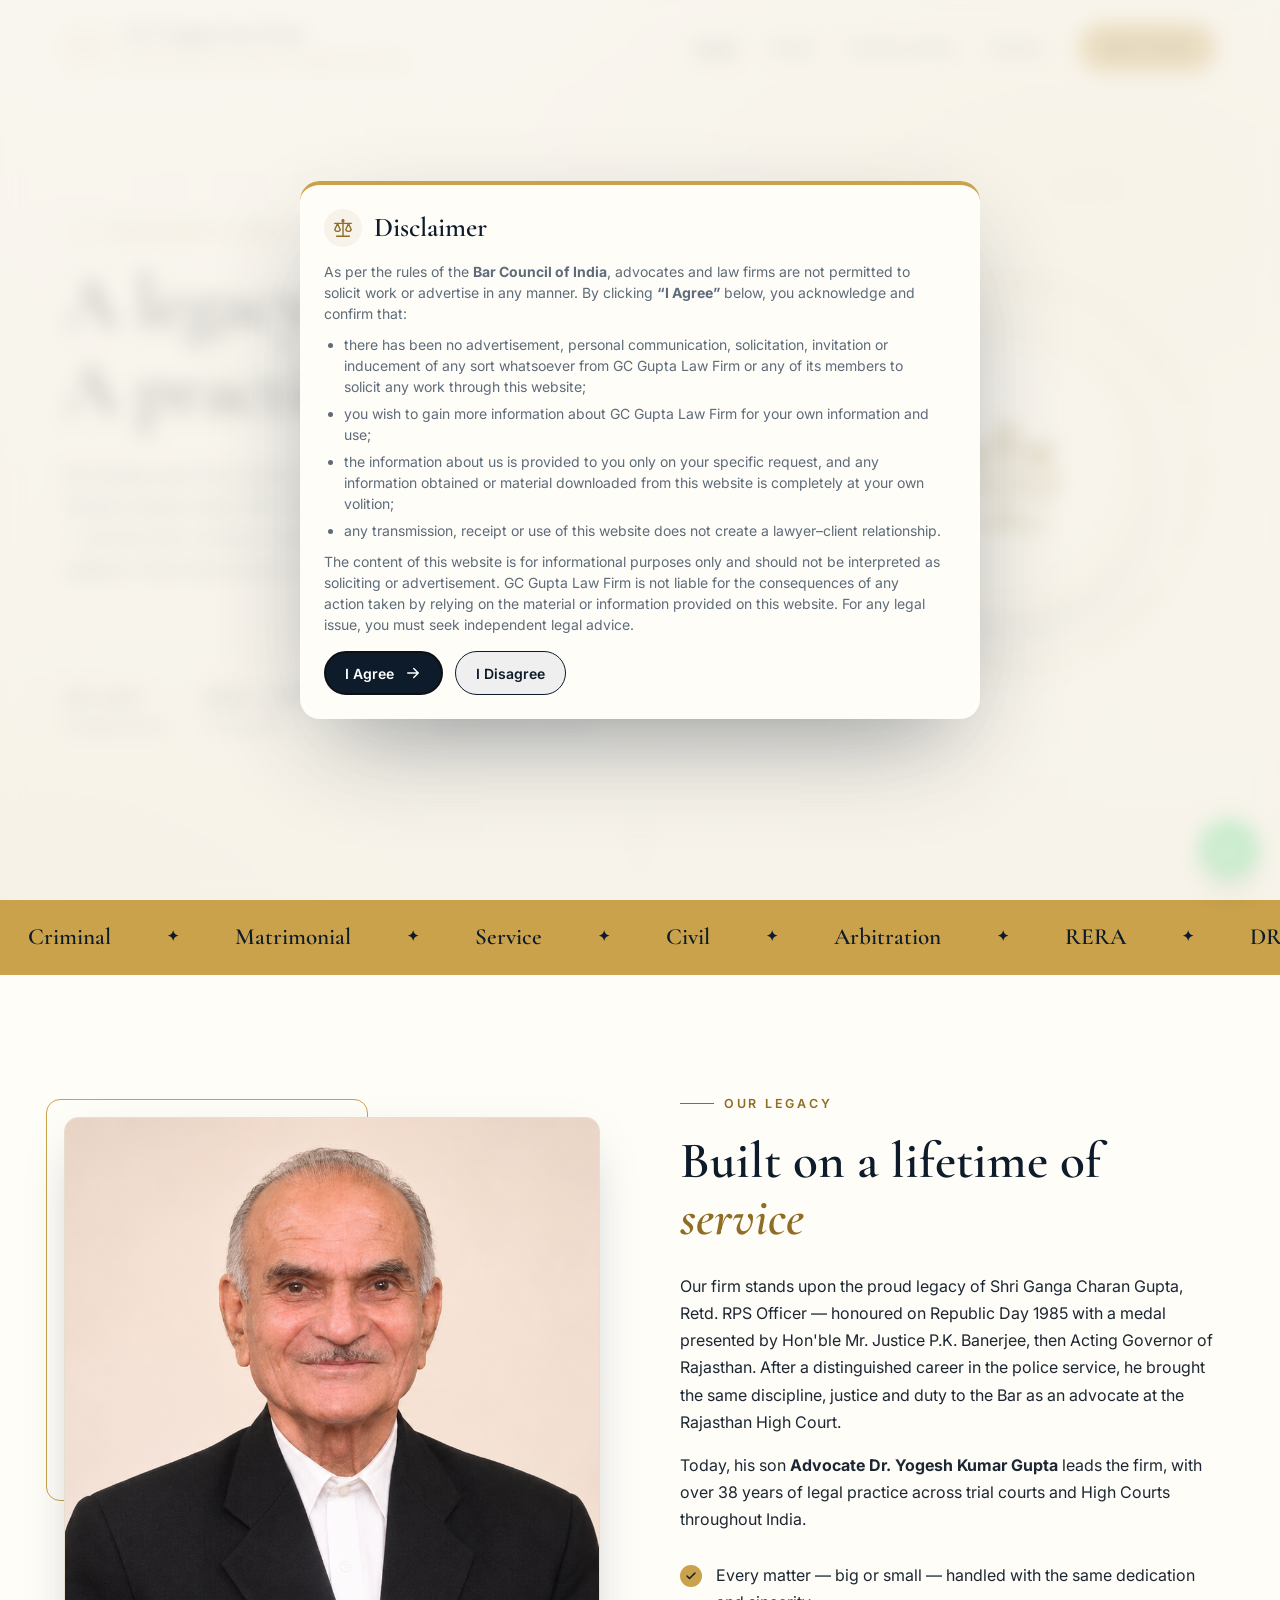
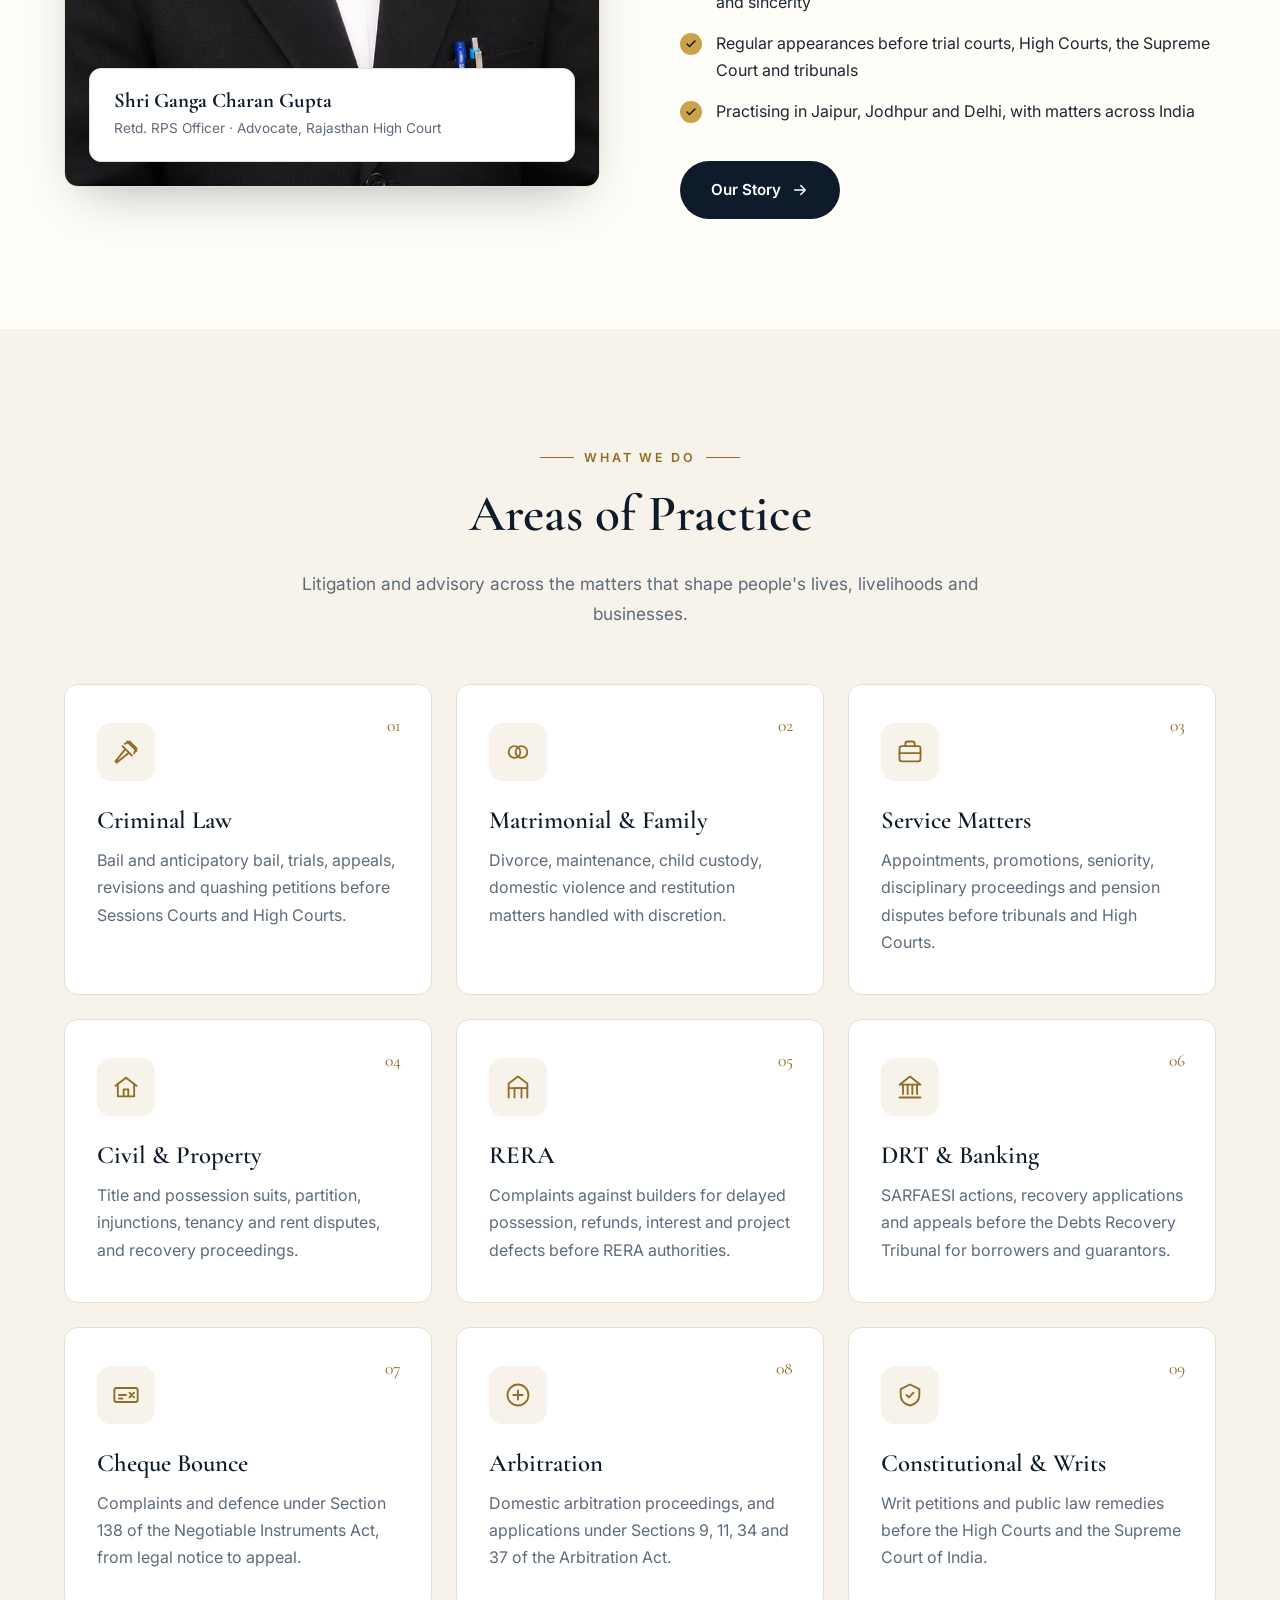
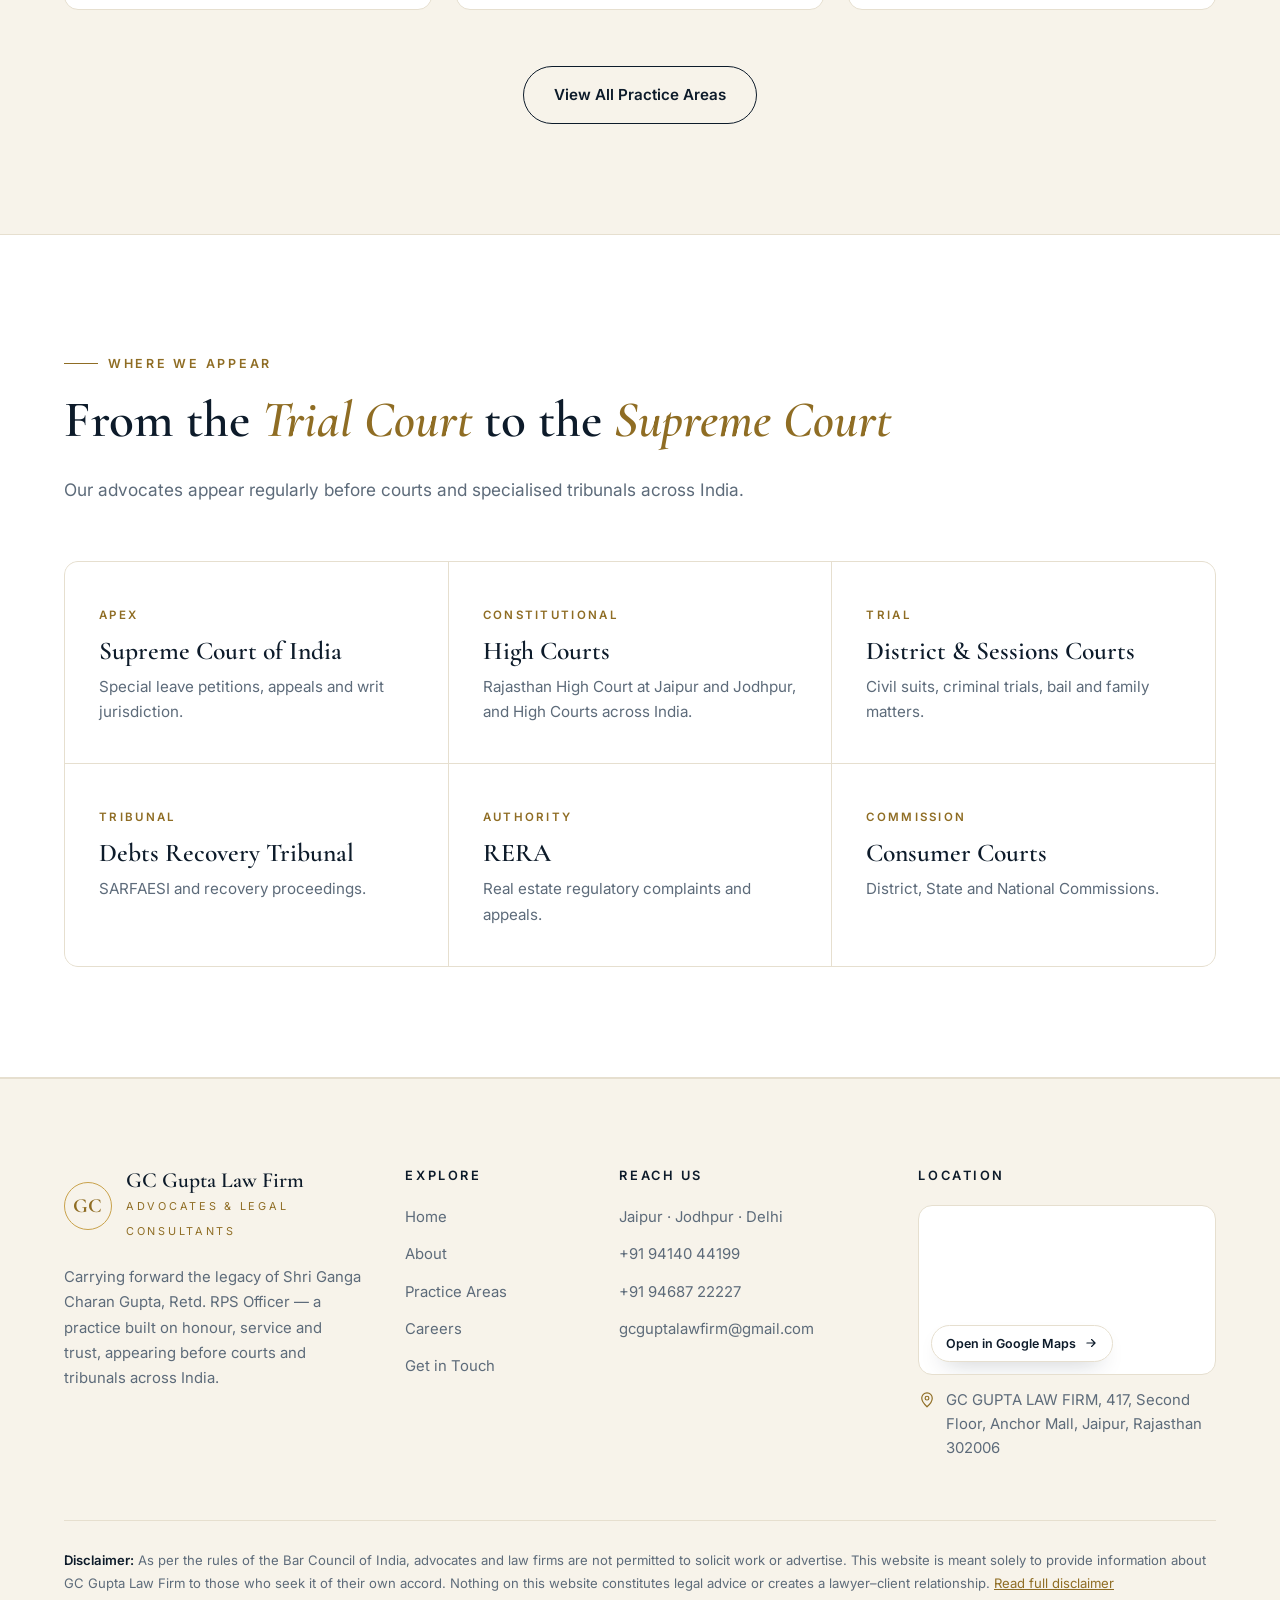
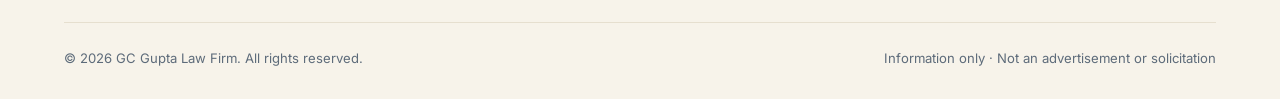
<file: index.html>
<!doctype html>
<html lang="en">
<head>
  <meta charset="utf-8">
  <meta name="viewport" content="width=device-width, initial-scale=1">
  <meta name="color-scheme" content="light only">
  <meta name="theme-color" content="#ffffff">
  <meta name="deploy-check" content="2026-10-19">
  <title>GC Gupta Law Firm | Advocates — Jaipur · Jodhpur · Delhi</title>
  <meta name="description" content="GC Gupta Law Firm — carrying forward the legacy of Shri Ganga Charan Gupta, Retd. RPS Officer. Civil, criminal, matrimonial, service, RERA, DRT, arbitration and cheque bounce matters before trial courts, High Courts, the Supreme Court and tribunals.">
  <link rel="preconnect" href="https://fonts.googleapis.com">
  <link rel="preconnect" href="https://fonts.gstatic.com" crossorigin>
  <link href="https://fonts.googleapis.com/css2?family=Cormorant+Garamond:ital,wght@0,500;0,600;0,700;1,500;1,600&family=Inter:wght@400;500;600&display=swap" rel="stylesheet">
  <link rel="stylesheet" href="assets/css/styles.css?v=responsive-1">
  <link rel="icon" href="data:image/svg+xml,%3Csvg xmlns='http://www.w3.org/2000/svg' viewBox='0 0 64 64'%3E%3Ccircle cx='32' cy='32' r='31' fill='%230d1b2a' stroke='%23c9a24b' stroke-width='2'/%3E%3Ctext x='32' y='41' text-anchor='middle' font-family='Georgia,serif' font-size='24' font-weight='700' fill='%23c9a24b'%3EGC%3C/text%3E%3C/svg%3E">
  <script src="assets/js/main.js?v=responsive-1" defer></script>
</head>
<body>

  <!-- ================= HERO ================= -->
  <section class="hero">
    <div class="wrap hero__grid">
      <div>
        <span class="eyebrow reveal">Advocates &amp; Legal Consultants</span>
        <h1 class="reveal reveal-d1">A legacy of <span class="accent">honour.</span><br>A practice of justice.</h1>
        <p class="hero__lead reveal reveal-d2">
          GC Gupta Law Firm carries forward the values of Shri Ganga Charan Gupta, Retd. RPS Officer — discipline, integrity and duty —
          across civil, criminal, matrimonial, service and commercial matters, from trial courts to the Supreme Court of India.
        </p>
        <div class="hero__meta reveal reveal-d3">
          <div><strong>38+ years</strong>of legal practice</div>
          <div><strong>Jaipur · Jodhpur · Delhi</strong>our locations</div>
          <div><strong>Trial Court to Supreme Court</strong>and specialised tribunals</div>
        </div>
      </div>

      <div class="seal reveal reveal-d2" aria-hidden="true">
        <svg class="seal__ring" viewBox="0 0 300 300">
          <defs><path id="ring" d="M150,150 m-132,0 a132,132 0 1,1 264,0 a132,132 0 1,1 -264,0"/></defs>
          <circle cx="150" cy="150" r="146" fill="none" stroke="rgba(201,162,75,.35)"/>
          <circle cx="150" cy="150" r="118" fill="none" stroke="rgba(201,162,75,.2)"/>
          <text><textPath href="#ring">Honour ✦ Service ✦ Trust ✦ Integrity ✦ Honour ✦ Service ✦ Trust ✦ Integrity ✦</textPath></text>
        </svg>
        <div class="seal__core">
          <svg viewBox="0 0 24 24" fill="none" stroke="currentColor" stroke-width="1" stroke-linecap="round" stroke-linejoin="round"><path d="M12 3v18M5 21h14M3 7h18M6 7l-3 7a3.5 3.5 0 0 0 6 0L6 7zM18 7l-3 7a3.5 3.5 0 0 0 6 0l-3-7z"/><circle cx="12" cy="4" r="1"/></svg>
        </div>
      </div>
    </div>
    <a href="#legacy" class="scroll-cue" aria-label="Scroll down"></a>
  </section>

  <!-- ================= MARQUEE ================= -->
  <div class="marquee" aria-hidden="true">
    <div class="marquee__track">
      <span>Criminal</span><span>Matrimonial</span><span>Service</span><span>Civil</span><span>Arbitration</span><span>RERA</span><span>DRT</span><span>Cheque Bounce</span><span>Property</span><span>Constitutional</span>
      <span>Criminal</span><span>Matrimonial</span><span>Service</span><span>Civil</span><span>Arbitration</span><span>RERA</span><span>DRT</span><span>Cheque Bounce</span><span>Property</span><span>Constitutional</span>
    </div>
  </div>

  <!-- ================= LEGACY ================= -->
  <section class="section" id="legacy">
    <div class="wrap split">
      <div class="frame-wrap portrait-reveal reveal">
        <div class="frame">
          <img class="portrait-image" src="assets/Images/GC%20Gupta.png" alt="Shri Ganga Charan Gupta" width="1448" height="1086" loading="lazy" decoding="async">
          <div class="frame__badge">
            <div>
              <strong>Shri Ganga Charan Gupta</strong>
              <span>Retd. RPS Officer · Advocate, Rajasthan High Court</span>
            </div>
          </div>
        </div>
      </div>
      <div>
        <span class="eyebrow reveal">Our Legacy</span>
        <h2 class="reveal reveal-d1">Built on a lifetime of <span class="accent">service</span></h2>
        <p class="reveal reveal-d1">
          Our firm stands upon the proud legacy of Shri Ganga Charan Gupta, Retd. RPS Officer — honoured on Republic Day 1985 with a medal
          presented by Hon'ble Mr. Justice P.K. Banerjee, then Acting Governor of Rajasthan. After a distinguished career in the police service,
          he brought the same discipline, justice and duty to the Bar as an advocate at the Rajasthan High Court.
        </p>
        <p class="reveal reveal-d2">
          Today, his son <strong>Advocate Dr. Yogesh Kumar Gupta</strong> leads the firm, with over 38 years of legal practice across
          trial courts and High Courts throughout India.
        </p>
        <ul class="checklist reveal reveal-d2">
          <li>Every matter — big or small — handled with the same dedication and sincerity</li>
          <li>Regular appearances before trial courts, High Courts, the Supreme Court and tribunals</li>
          <li>Practising in Jaipur, Jodhpur and Delhi, with matters across India</li>
        </ul>
        <a href="about.html" class="btn btn--dark reveal reveal-d3">Our Story
          <svg viewBox="0 0 24 24" fill="none" stroke="currentColor" stroke-width="2" stroke-linecap="round" stroke-linejoin="round"><path d="M5 12h14M13 6l6 6-6 6"/></svg>
        </a>
      </div>
    </div>
  </section>

  <!-- ================= PRACTICE AREAS ================= -->
  <section class="section section--cream">
    <div class="wrap">
      <div class="section-head section-head--center">
        <span class="eyebrow reveal">What We Do</span>
        <h2 class="reveal reveal-d1">Areas of Practice</h2>
        <p class="reveal reveal-d2">Litigation and advisory across the matters that shape people's lives, livelihoods and businesses.</p>
      </div>

      <div class="cards">
        <article class="card reveal">
          <span class="card__num">01</span>
          <div class="card__icon"><svg viewBox="0 0 24 24" fill="none" stroke="currentColor" stroke-width="1.6" stroke-linecap="round" stroke-linejoin="round"><path d="M14 13 4 21l-1-1 8-10"/><path d="m13 3 8 8"/><path d="m9 7 8 8"/><path d="m11 5 4-2 6 6-2 4"/></svg></div>
          <h3>Criminal Law</h3>
          <p>Bail and anticipatory bail, trials, appeals, revisions and quashing petitions before Sessions Courts and High Courts.</p>
        </article>
        <article class="card reveal reveal-d1">
          <span class="card__num">02</span>
          <div class="card__icon"><svg viewBox="0 0 24 24" fill="none" stroke="currentColor" stroke-width="1.6" stroke-linecap="round" stroke-linejoin="round"><circle cx="9" cy="12" r="5"/><circle cx="15" cy="12" r="5"/></svg></div>
          <h3>Matrimonial &amp; Family</h3>
          <p>Divorce, maintenance, child custody, domestic violence and restitution matters handled with discretion.</p>
        </article>
        <article class="card reveal reveal-d2">
          <span class="card__num">03</span>
          <div class="card__icon"><svg viewBox="0 0 24 24" fill="none" stroke="currentColor" stroke-width="1.6" stroke-linecap="round" stroke-linejoin="round"><rect x="3" y="7" width="18" height="13" rx="2"/><path d="M8 7V5a2 2 0 0 1 2-2h4a2 2 0 0 1 2 2v2M3 13h18"/></svg></div>
          <h3>Service Matters</h3>
          <p>Appointments, promotions, seniority, disciplinary proceedings and pension disputes before tribunals and High Courts.</p>
        </article>
        <article class="card reveal">
          <span class="card__num">04</span>
          <div class="card__icon"><svg viewBox="0 0 24 24" fill="none" stroke="currentColor" stroke-width="1.6" stroke-linecap="round" stroke-linejoin="round"><path d="M3 11 12 4l9 7"/><path d="M5 10v10h14V10"/><path d="M10 20v-6h4v6"/></svg></div>
          <h3>Civil &amp; Property</h3>
          <p>Title and possession suits, partition, injunctions, tenancy and rent disputes, and recovery proceedings.</p>
        </article>
        <article class="card reveal reveal-d1">
          <span class="card__num">05</span>
          <div class="card__icon"><svg viewBox="0 0 24 24" fill="none" stroke="currentColor" stroke-width="1.6" stroke-linecap="round" stroke-linejoin="round"><path d="M4 21V9l8-6 8 6v12"/><path d="M9 21v-8h6v8"/><path d="M4 13h16"/></svg></div>
          <h3>RERA</h3>
          <p>Complaints against builders for delayed possession, refunds, interest and project defects before RERA authorities.</p>
        </article>
        <article class="card reveal reveal-d2">
          <span class="card__num">06</span>
          <div class="card__icon"><svg viewBox="0 0 24 24" fill="none" stroke="currentColor" stroke-width="1.6" stroke-linecap="round" stroke-linejoin="round"><path d="M3 21h18M4 10h16M12 3l9 7H3z"/><path d="M6 10v8M10 10v8M14 10v8M18 10v8"/></svg></div>
          <h3>DRT &amp; Banking</h3>
          <p>SARFAESI actions, recovery applications and appeals before the Debts Recovery Tribunal for borrowers and guarantors.</p>
        </article>
        <article class="card reveal">
          <span class="card__num">07</span>
          <div class="card__icon"><svg viewBox="0 0 24 24" fill="none" stroke="currentColor" stroke-width="1.6" stroke-linecap="round" stroke-linejoin="round"><rect x="2" y="6" width="20" height="12" rx="2"/><path d="M6 12h6M6 15h3"/><path d="m15 10 4 4M19 10l-4 4"/></svg></div>
          <h3>Cheque Bounce</h3>
          <p>Complaints and defence under Section 138 of the Negotiable Instruments Act, from legal notice to appeal.</p>
        </article>
        <article class="card reveal reveal-d1">
          <span class="card__num">08</span>
          <div class="card__icon"><svg viewBox="0 0 24 24" fill="none" stroke="currentColor" stroke-width="1.6" stroke-linecap="round" stroke-linejoin="round"><path d="M8 12h8M12 8v8"/><circle cx="12" cy="12" r="9"/></svg></div>
          <h3>Arbitration</h3>
          <p>Domestic arbitration proceedings, and applications under Sections 9, 11, 34 and 37 of the Arbitration Act.</p>
        </article>
        <article class="card reveal reveal-d2">
          <span class="card__num">09</span>
          <div class="card__icon"><svg viewBox="0 0 24 24" fill="none" stroke="currentColor" stroke-width="1.6" stroke-linecap="round" stroke-linejoin="round"><path d="M12 3 4 7v5c0 5 3.5 8 8 9 4.5-1 8-4 8-9V7z"/><path d="m9 12 2 2 4-4"/></svg></div>
          <h3>Constitutional &amp; Writs</h3>
          <p>Writ petitions and public law remedies before the High Courts and the Supreme Court of India.</p>
        </article>
      </div>

      <div class="section-foot reveal">
        <a href="practice-areas.html" class="btn btn--outline">View All Practice Areas</a>
      </div>
    </div>
  </section>

  <!-- ================= FORUMS ================= -->
  <section class="section section--dark">
    <div class="wrap">
      <div class="section-head section-head--wide">
        <span class="eyebrow reveal">Where We Appear</span>
        <h2 class="reveal reveal-d1">From the <span class="accent">Trial Court</span> to the <span class="accent">Supreme Court</span></h2>
        <p class="reveal reveal-d2">Our advocates appear regularly before courts and specialised tribunals across India.</p>
      </div>
      <div class="forums reveal">
        <div class="forum"><span class="forum__tag">Apex</span><h3>Supreme Court of India</h3><p>Special leave petitions, appeals and writ jurisdiction.</p></div>
        <div class="forum"><span class="forum__tag">Constitutional</span><h3>High Courts</h3><p>Rajasthan High Court at Jaipur and Jodhpur, and High Courts across India.</p></div>
        <div class="forum"><span class="forum__tag">Trial</span><h3>District &amp; Sessions Courts</h3><p>Civil suits, criminal trials, bail and family matters.</p></div>
        <div class="forum"><span class="forum__tag">Tribunal</span><h3>Debts Recovery Tribunal</h3><p>SARFAESI and recovery proceedings.</p></div>
        <div class="forum"><span class="forum__tag">Authority</span><h3>RERA</h3><p>Real estate regulatory complaints and appeals.</p></div>
        <div class="forum"><span class="forum__tag">Commission</span><h3>Consumer Courts</h3><p>District, State and National Commissions.</p></div>
      </div>
    </div>
  </section>

</body>
</html>
</file>
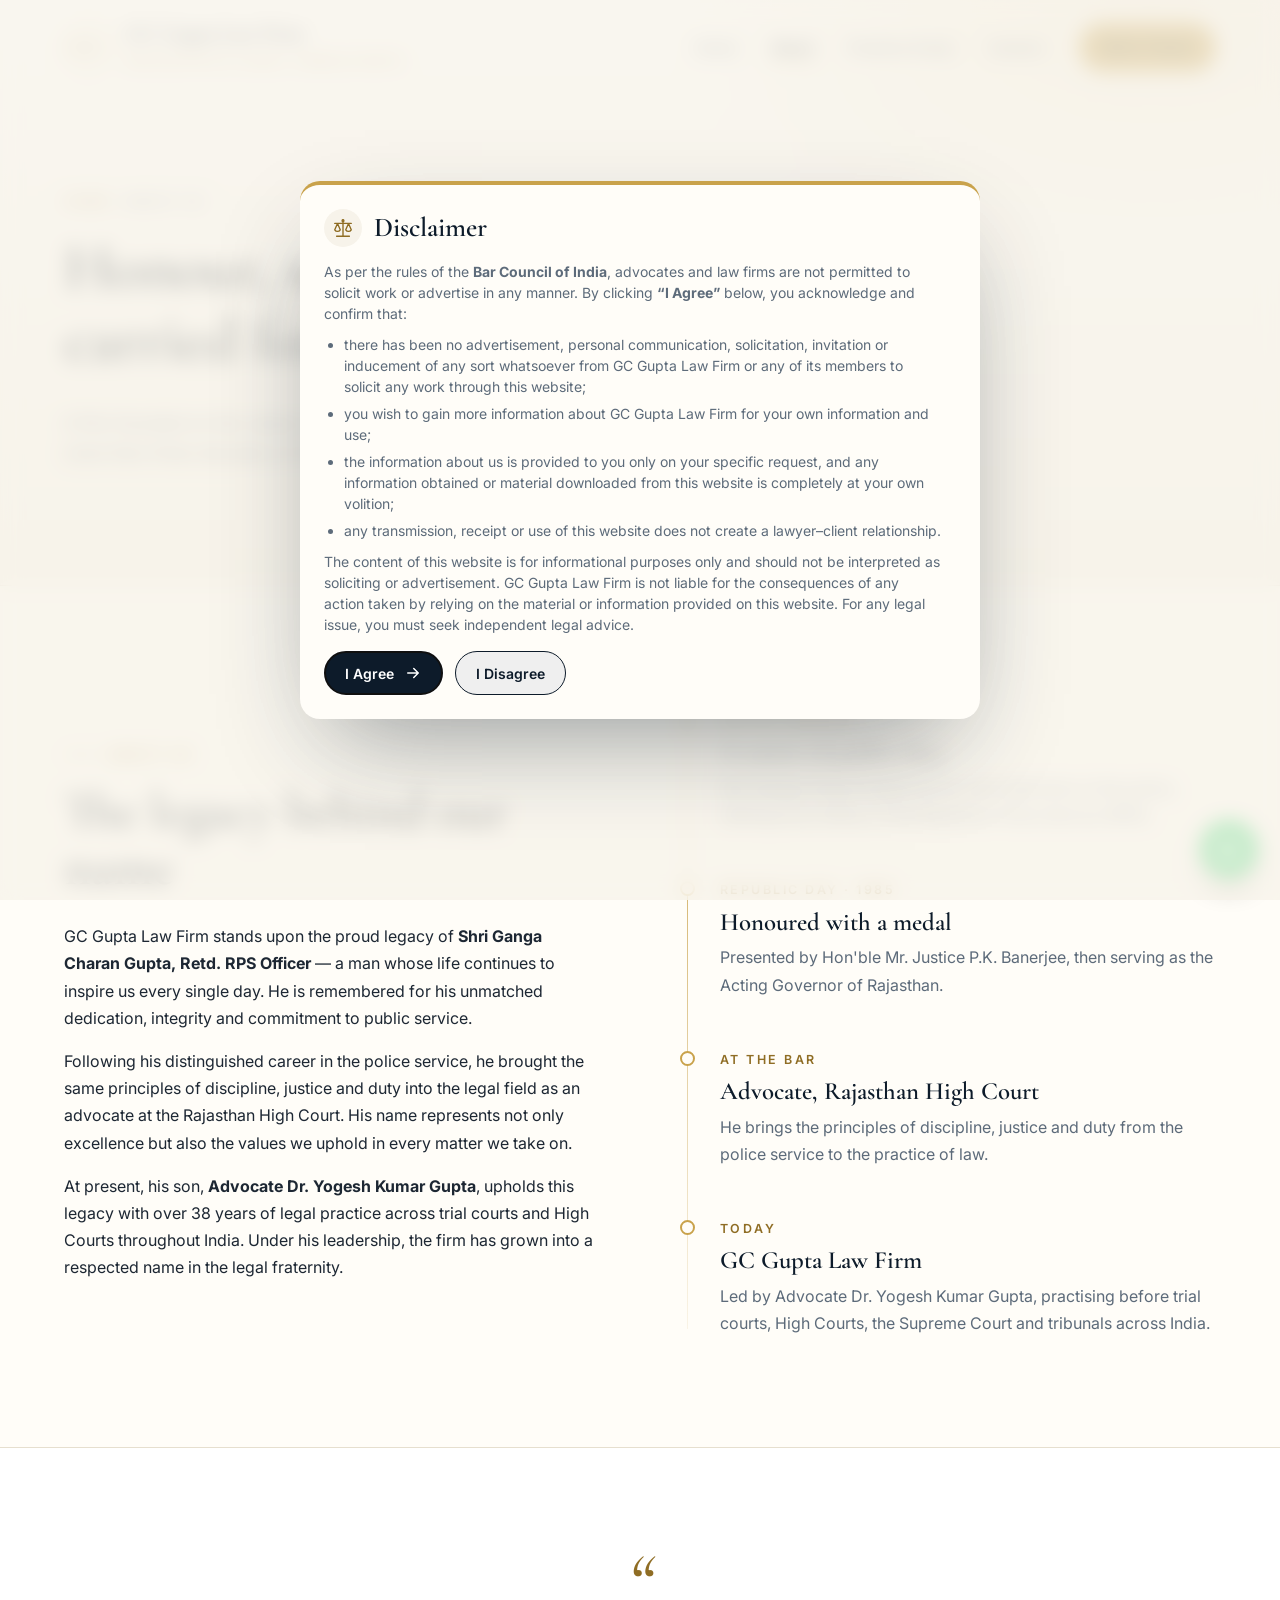
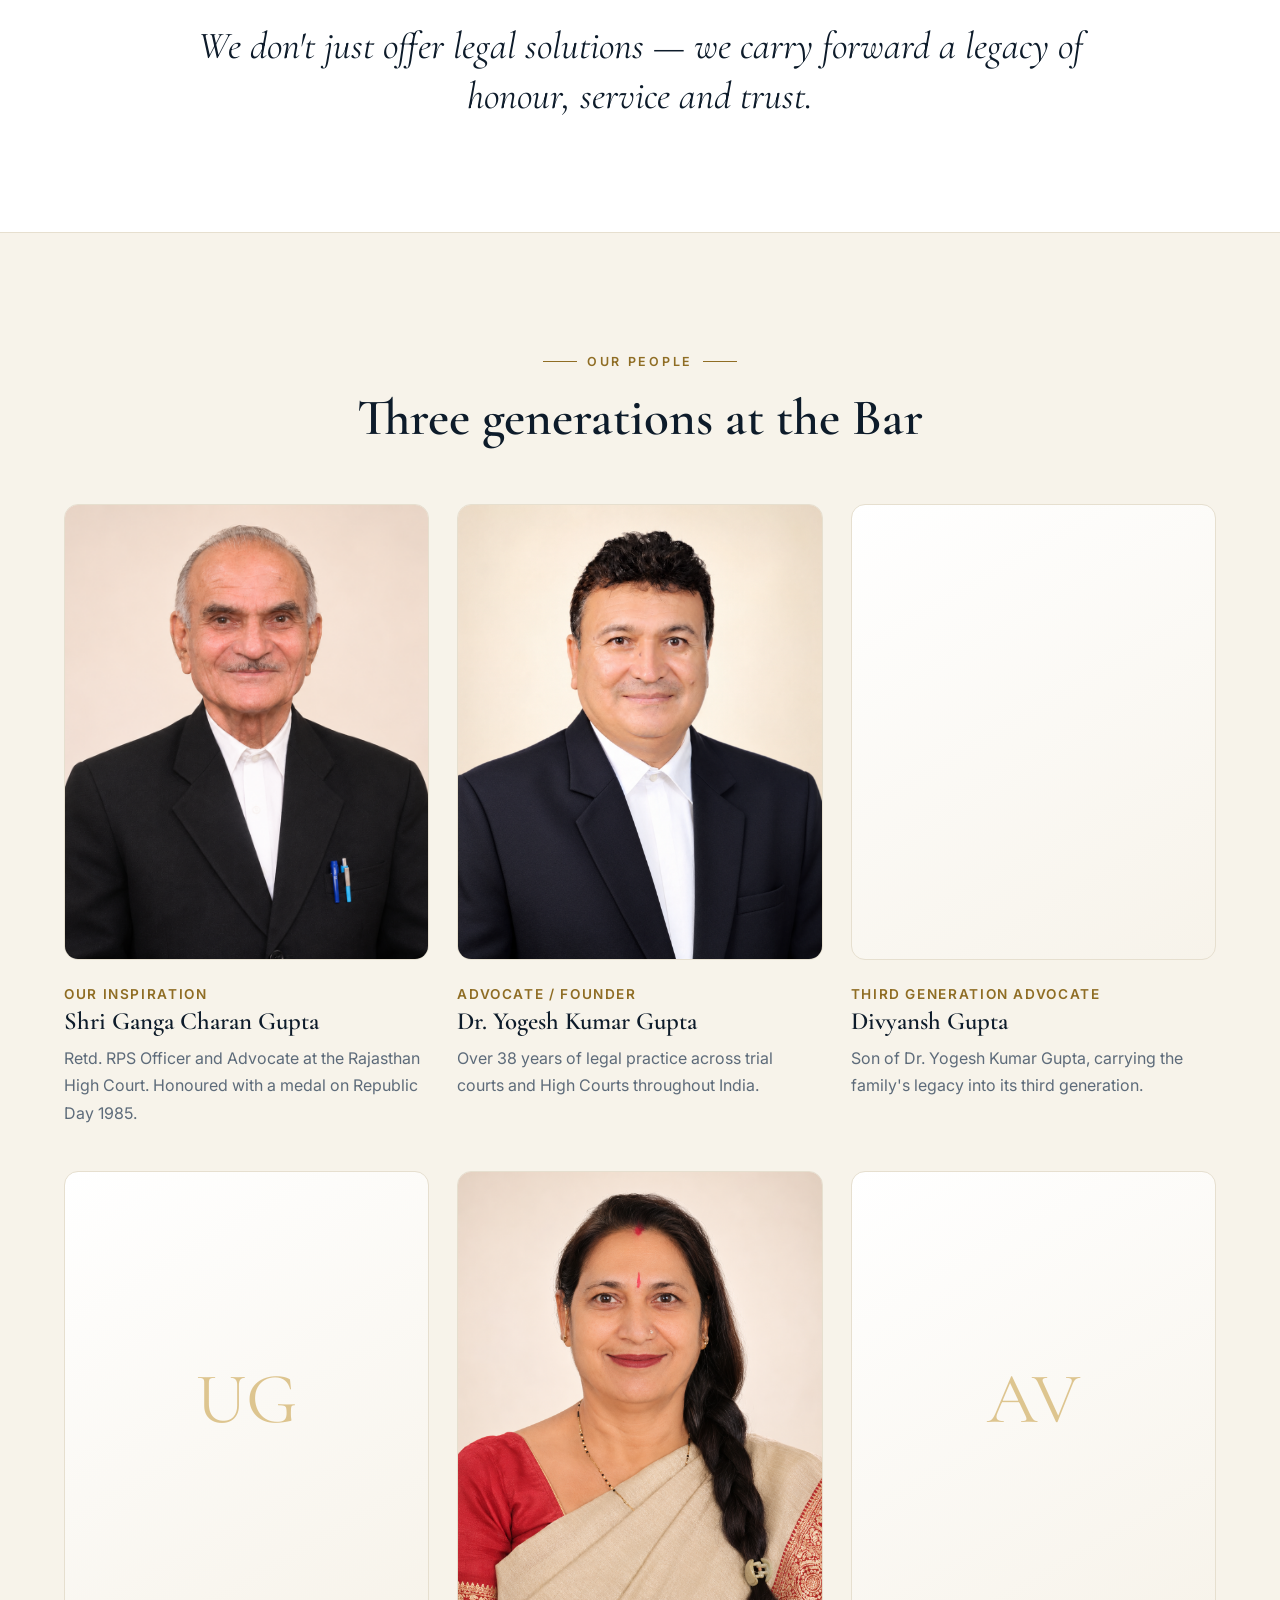
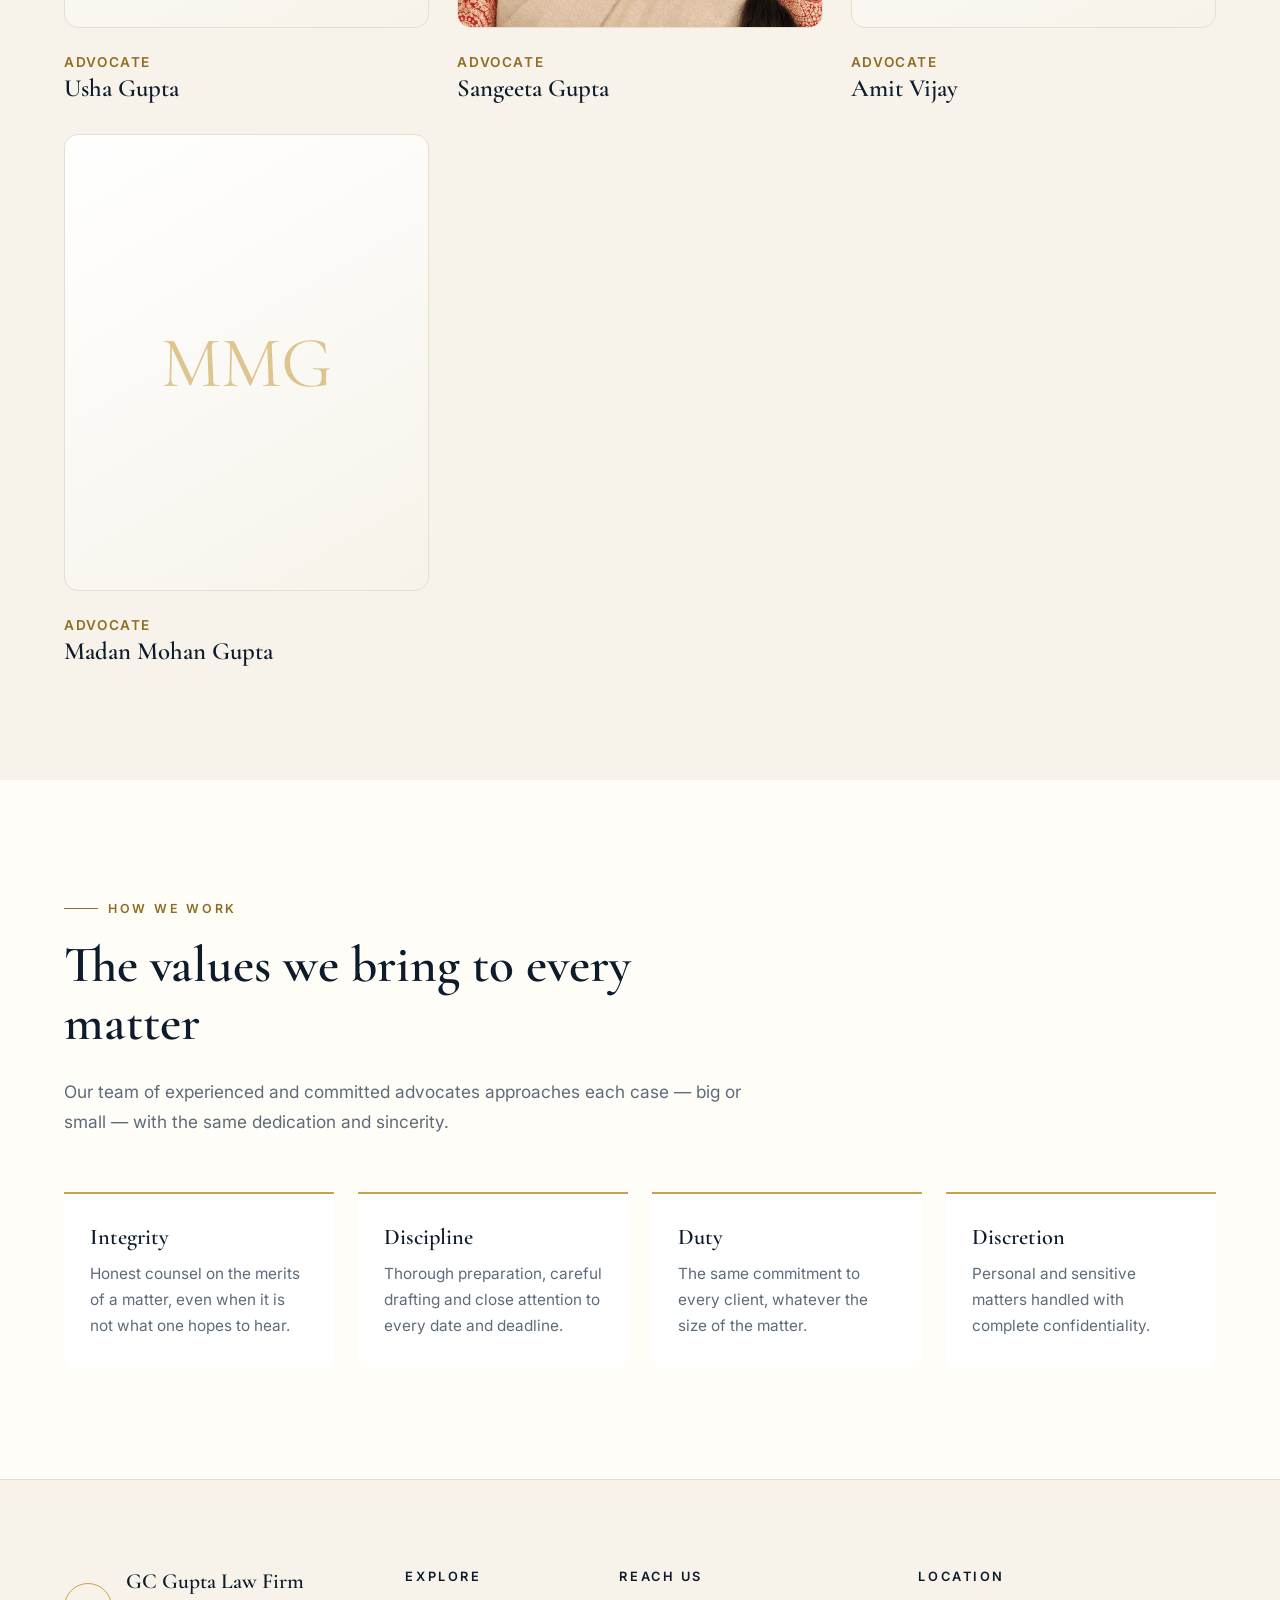
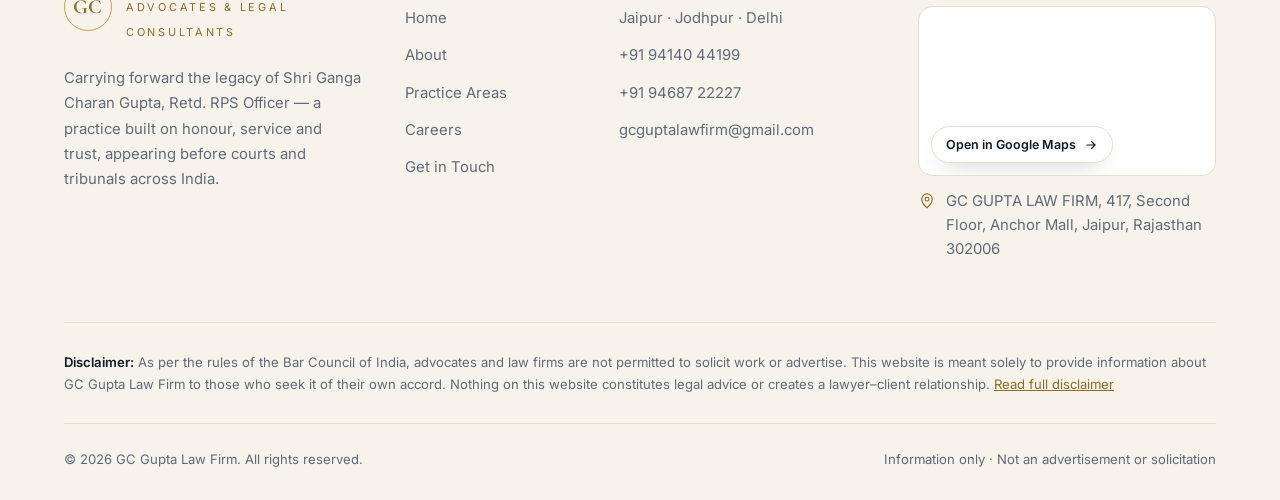
<file: about.html>
<!doctype html>
<html lang="en">
<head>
  <meta charset="utf-8">
  <meta name="viewport" content="width=device-width, initial-scale=1">
  <meta name="color-scheme" content="light only">
  <meta name="theme-color" content="#ffffff">
  <title>About Us | GC Gupta Law Firm</title>
  <meta name="description" content="The legacy of Shri Ganga Charan Gupta, Retd. RPS Officer, carried forward by Advocate Dr. Yogesh Kumar Gupta — over 38 years of legal practice across India.">
  <link rel="preconnect" href="https://fonts.googleapis.com">
  <link rel="preconnect" href="https://fonts.gstatic.com" crossorigin>
  <link href="https://fonts.googleapis.com/css2?family=Cormorant+Garamond:ital,wght@0,500;0,600;0,700;1,500;1,600&family=Inter:wght@400;500;600&display=swap" rel="stylesheet">
  <link rel="stylesheet" href="assets/css/styles.css?v=responsive-1">
  <link rel="icon" href="data:image/svg+xml,%3Csvg xmlns='http://www.w3.org/2000/svg' viewBox='0 0 64 64'%3E%3Ccircle cx='32' cy='32' r='31' fill='%230d1b2a' stroke='%23c9a24b' stroke-width='2'/%3E%3Ctext x='32' y='41' text-anchor='middle' font-family='Georgia,serif' font-size='24' font-weight='700' fill='%23c9a24b'%3EGC%3C/text%3E%3C/svg%3E">
  <script src="assets/js/main.js?v=responsive-1" defer></script>
</head>
<body>

  <section class="page-hero">
    <div class="wrap">
      <div class="crumbs"><a href="index.html">Home</a> / About Us</div>
      <h1 class="reveal">Honour, service and <span class="accent">trust</span> — carried forward.</h1>
      <p class="reveal reveal-d1">A firm founded on the values of a life spent in public service, and built on more than three decades at the Bar.</p>
    </div>
  </section>

  <!-- ================= STORY ================= -->
  <section class="section">
    <div class="wrap split">
      <div>
        <span class="eyebrow reveal">About Us</span>
        <h2 class="reveal reveal-d1">The legacy behind our name</h2>
        <p class="reveal reveal-d1">
          GC Gupta Law Firm stands upon the proud legacy of <strong>Shri Ganga Charan Gupta, Retd. RPS Officer</strong> — a man whose life
          continues to inspire us every single day. He is remembered for his unmatched dedication, integrity and commitment to public service.
        </p>
        <p class="reveal reveal-d2">
          Following his distinguished career in the police service, he brought the same principles of discipline, justice and duty
          into the legal field as an advocate at the Rajasthan High Court. His name represents not only excellence but also the values
          we uphold in every matter we take on.
        </p>
        <p class="reveal reveal-d2">
          At present, his son, <strong>Advocate Dr. Yogesh Kumar Gupta</strong>, upholds this legacy with over 38 years of legal
          practice across trial courts and High Courts throughout India. Under his leadership, the firm has grown into a respected
          name in the legal fraternity.
        </p>
      </div>
      <div class="reveal reveal-d1">
        <div class="timeline">
          <div class="tl">
            <span class="tl__when">Police Service</span>
            <h3>A career of public duty</h3>
            <p>Shri Ganga Charan Gupta serves with distinction in the police, retiring as an officer of the Rajasthan Police Service (RPS).</p>
          </div>
          <div class="tl">
            <span class="tl__when">Republic Day · 1985</span>
            <h3>Honoured with a medal</h3>
            <p>Presented by Hon'ble Mr. Justice P.K. Banerjee, then serving as the Acting Governor of Rajasthan.</p>
          </div>
          <div class="tl">
            <span class="tl__when">At the Bar</span>
            <h3>Advocate, Rajasthan High Court</h3>
            <p>He brings the principles of discipline, justice and duty from the police service to the practice of law.</p>
          </div>
          <div class="tl">
            <span class="tl__when">Today</span>
            <h3>GC Gupta Law Firm</h3>
            <p>Led by Advocate Dr. Yogesh Kumar Gupta, practising before trial courts, High Courts, the Supreme Court and tribunals across India.</p>
          </div>
        </div>
      </div>
    </div>
  </section>

  <!-- ================= QUOTE ================= -->
  <section class="section section--dark">
    <div class="wrap">
      <p class="quote reveal">We don't just offer legal solutions — we carry forward a legacy of honour, service and trust.</p>
    </div>
  </section>

  <!-- ================= LEADERSHIP ================= -->
  <section class="section section--cream">
    <div class="wrap">
      <div class="section-head section-head--center">
        <span class="eyebrow reveal">Our People</span>
        <h2 class="reveal reveal-d1">Three generations at the Bar</h2>
      </div>
      <div class="team">
        <div class="member portrait-reveal reveal">
          <div class="member__photo member__photo--image"><img class="portrait-image" src="assets/Images/GC%20Gupta.png" alt="Shri Ganga Charan Gupta" width="1448" height="1086" loading="lazy" decoding="async"></div>
          <span>Our Inspiration</span>
          <h3>Shri Ganga Charan Gupta</h3>
          <p>Retd. RPS Officer and Advocate at the Rajasthan High Court. Honoured with a medal on Republic Day 1985.</p>
        </div>
        <div class="member portrait-reveal reveal reveal-d1">
          <div class="member__photo member__photo--image"><img class="portrait-image" src="assets/Images/YKG.png" alt="Dr. Yogesh Kumar Gupta" width="1122" height="1402" loading="lazy" decoding="async"></div>
          <span>Advocate / Founder</span>
          <h3>Dr. Yogesh Kumar Gupta</h3>
          <p>Over 38 years of legal practice across trial courts and High Courts throughout India.</p>
        </div>
        <div class="member portrait-reveal reveal reveal-d2">
          <div class="member__photo member__photo--image"><img class="portrait-image" src="assets/Images/Divyansh%20Gupta.png?v=2" alt="Divyansh Gupta" width="1122" height="1402" loading="lazy" decoding="async"></div>
          <span>Third Generation Advocate</span>
          <h3>Divyansh Gupta</h3>
          <!-- TODO: add qualifications, enrolment and practice areas -->
          <p>Son of Dr. Yogesh Kumar Gupta, carrying the family's legacy into its third generation.</p>
        </div>
        <div class="member reveal">
          <div class="member__photo" aria-hidden="true">UG</div>
          <span>Advocate</span>
          <h3>Usha Gupta</h3>
        </div>
        <div class="member portrait-reveal reveal">
          <div class="member__photo member__photo--image"><img class="portrait-image" src="assets/Images/Sangeeta%20Gupta.png" alt="Sangeeta Gupta" width="1122" height="1402" loading="lazy" decoding="async"></div>
          <span>Advocate</span>
          <h3>Sangeeta Gupta</h3>
        </div>
        <div class="member reveal">
          <div class="member__photo" aria-hidden="true">AV</div>
          <span>Advocate</span>
          <h3>Amit Vijay</h3>
        </div>
        <div class="member reveal">
          <div class="member__photo" aria-hidden="true">MMG</div>
          <span>Advocate</span>
          <h3>Madan Mohan Gupta</h3>
        </div>
      </div>
    </div>
  </section>

  <!-- ================= VALUES ================= -->
  <section class="section">
    <div class="wrap">
      <div class="section-head">
        <span class="eyebrow reveal">How We Work</span>
        <h2 class="reveal reveal-d1">The values we bring to every matter</h2>
        <p class="reveal reveal-d2">Our team of experienced and committed advocates approaches each case — big or small — with the same dedication and sincerity.</p>
      </div>
      <div class="values">
        <div class="value reveal"><h3>Integrity</h3><p>Honest counsel on the merits of a matter, even when it is not what one hopes to hear.</p></div>
        <div class="value reveal reveal-d1"><h3>Discipline</h3><p>Thorough preparation, careful drafting and close attention to every date and deadline.</p></div>
        <div class="value reveal reveal-d2"><h3>Duty</h3><p>The same commitment to every client, whatever the size of the matter.</p></div>
        <div class="value reveal reveal-d3"><h3>Discretion</h3><p>Personal and sensitive matters handled with complete confidentiality.</p></div>
      </div>
    </div>
  </section>

</body>
</html>
</file>
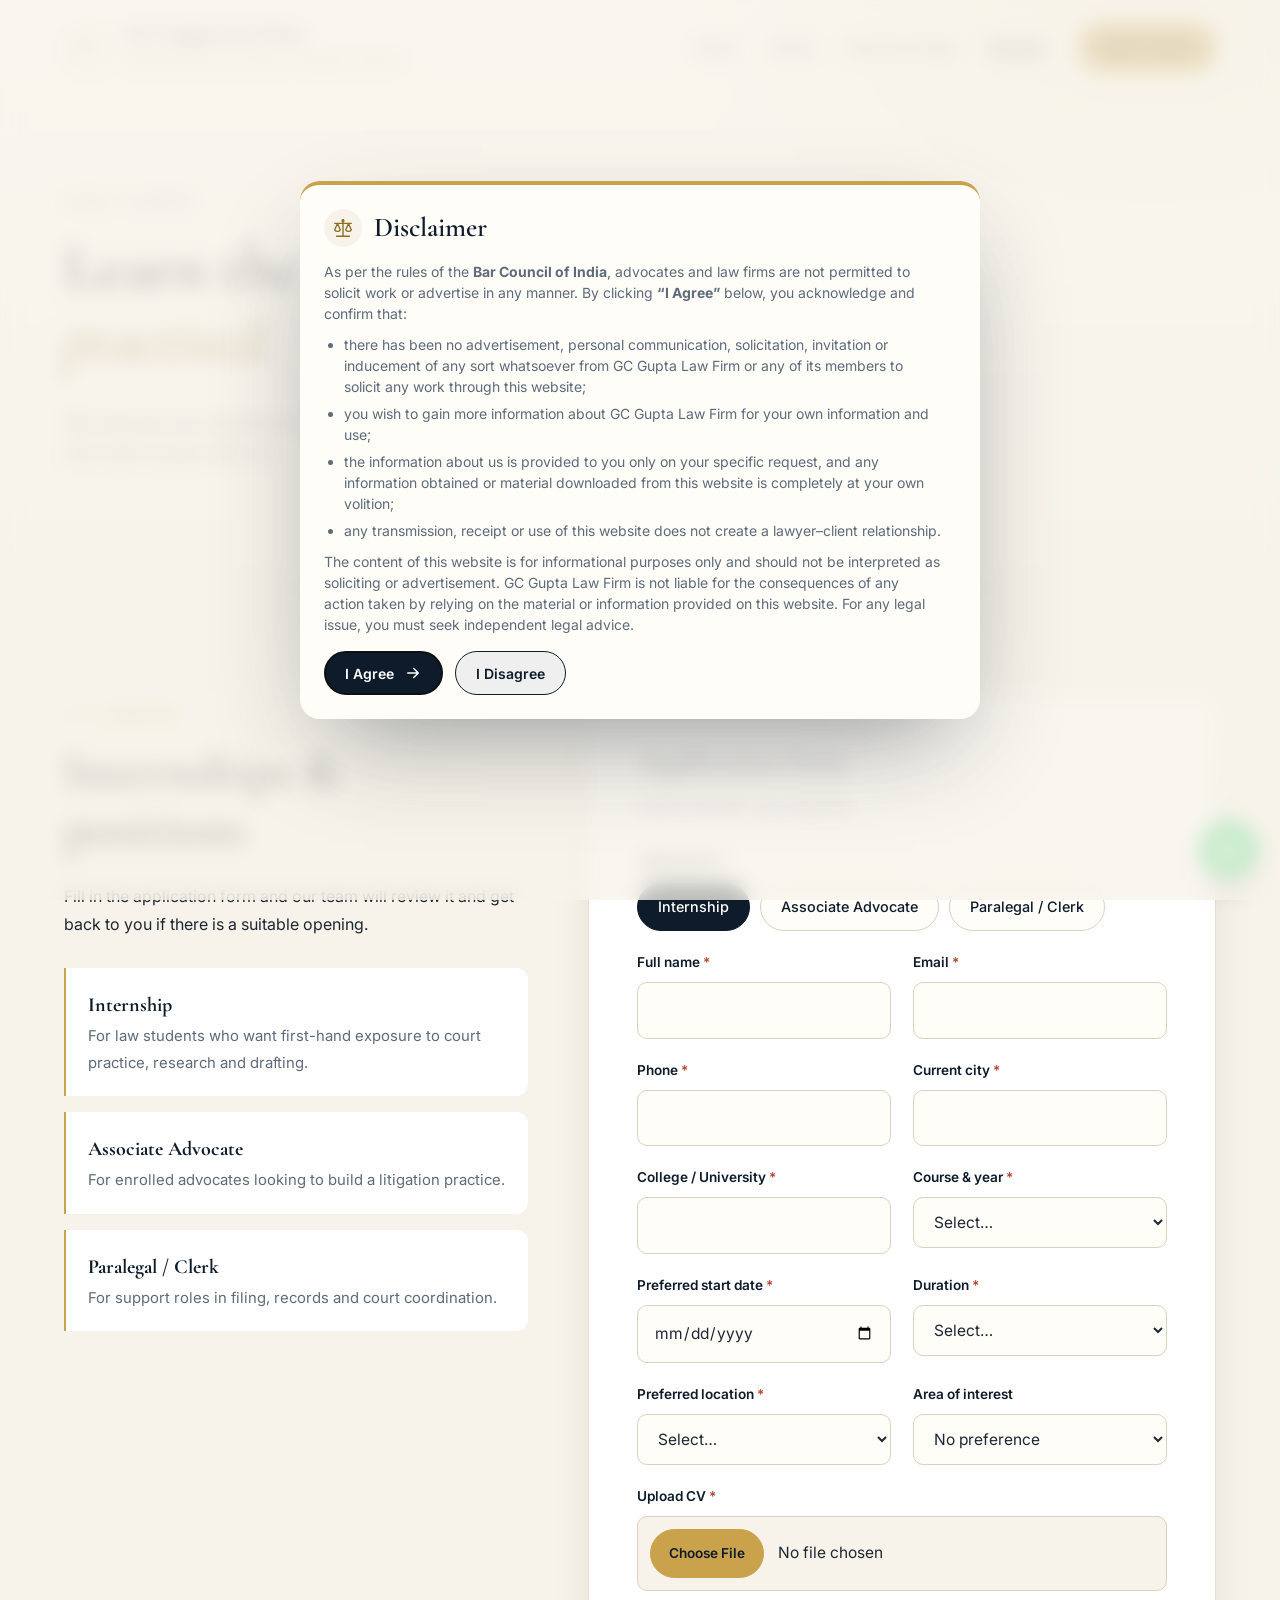
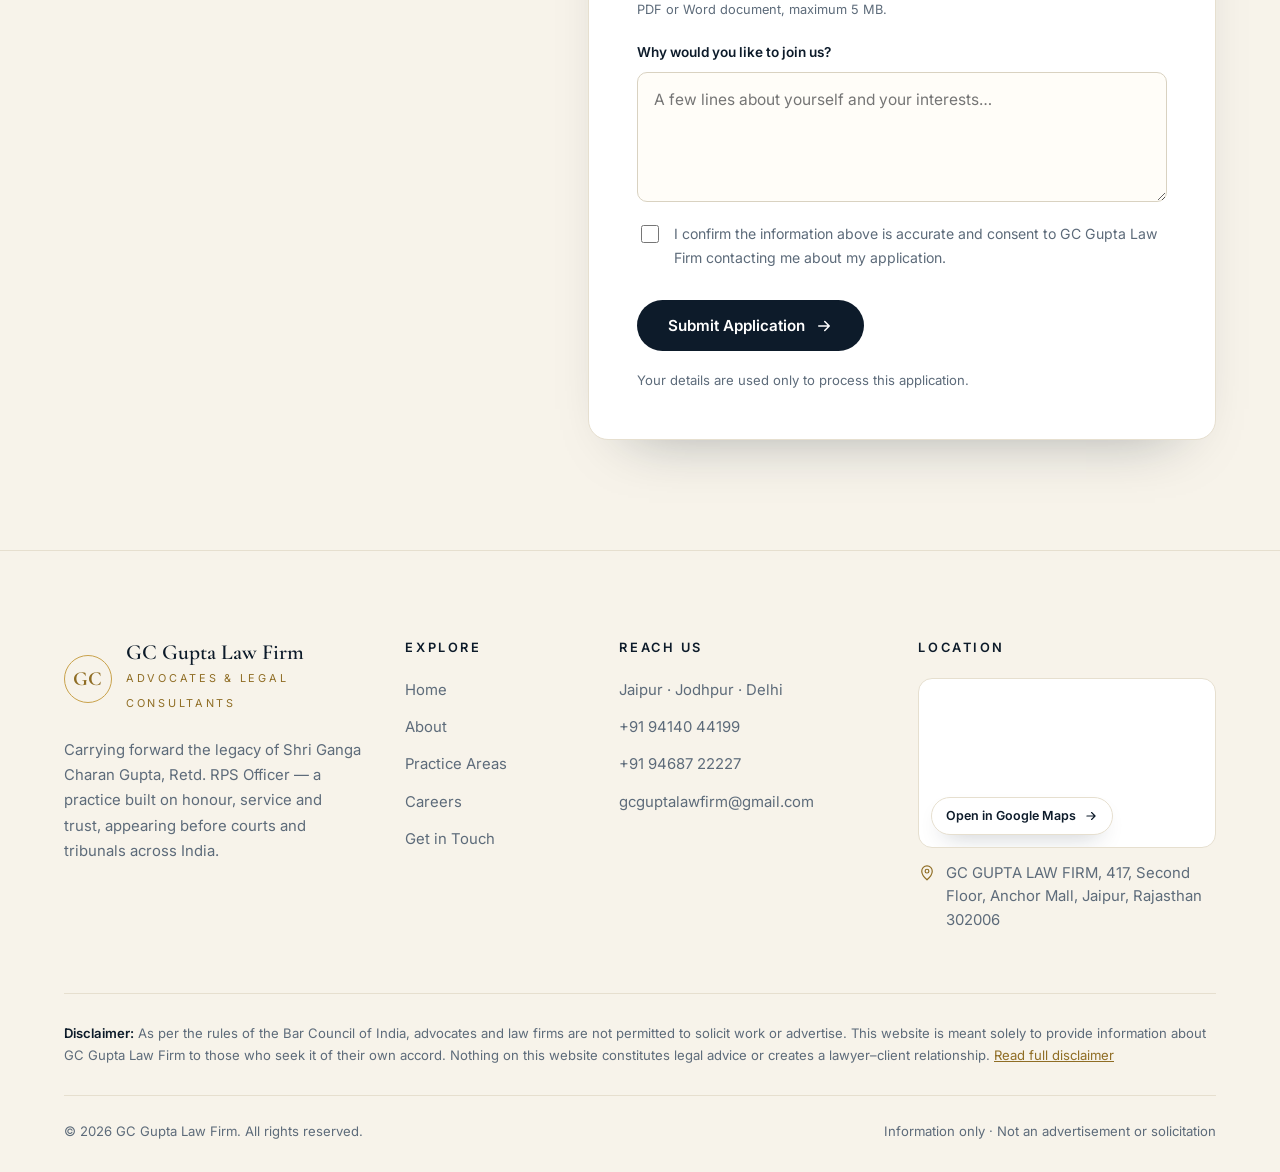
<file: careers.html>
<!doctype html>
<html lang="en">
<head>
  <meta charset="utf-8">
  <meta name="viewport" content="width=device-width, initial-scale=1">
  <meta name="color-scheme" content="light only">
  <meta name="theme-color" content="#ffffff">
  <title>Careers &amp; Internships | GC Gupta Law Firm</title>
  <meta name="description" content="Apply for an internship or to join GC Gupta Law Firm as an associate, paralegal or clerk.">
  <link rel="preconnect" href="https://fonts.googleapis.com">
  <link rel="preconnect" href="https://fonts.gstatic.com" crossorigin>
  <link href="https://fonts.googleapis.com/css2?family=Cormorant+Garamond:ital,wght@0,500;0,600;0,700;1,500;1,600&family=Inter:wght@400;500;600&display=swap" rel="stylesheet">
  <link rel="stylesheet" href="assets/css/styles.css?v=responsive-1">
  <link rel="icon" href="data:image/svg+xml,%3Csvg xmlns='http://www.w3.org/2000/svg' viewBox='0 0 64 64'%3E%3Ccircle cx='32' cy='32' r='31' fill='%230d1b2a' stroke='%23c9a24b' stroke-width='2'/%3E%3Ctext x='32' y='41' text-anchor='middle' font-family='Georgia,serif' font-size='24' font-weight='700' fill='%23c9a24b'%3EGC%3C/text%3E%3C/svg%3E">
  <script src="assets/js/main.js?v=responsive-1" defer></script>
</head>
<body>

  <section class="page-hero">
    <div class="wrap">
      <div class="crumbs"><a href="index.html">Home</a> / Careers</div>
      <h1 class="reveal">Learn the law where it is <span class="accent">practised.</span></h1>
      <p class="reveal reveal-d1">We welcome law students for internships, and advocates and support staff who wish to grow with us.</p>
    </div>
  </section>

  <section class="section section--cream" id="apply">
    <div class="wrap form-shell">
      <div>
        <span class="eyebrow reveal">Join Us</span>
        <h2 class="reveal reveal-d1">Internships &amp; positions</h2>
        <p class="reveal reveal-d1">Fill in the application form and our team will review it and get back to you if there is a suitable opening.</p>
        <ul class="perks reveal reveal-d2">
          <li><strong>Internship</strong><span>For law students who want first-hand exposure to court practice, research and drafting.</span></li>
          <li><strong>Associate Advocate</strong><span>For enrolled advocates looking to build a litigation practice.</span></li>
          <li><strong>Paralegal / Clerk</strong><span>For support roles in filing, records and court coordination.</span></li>
        </ul>
      </div>

      <div class="form-card reveal reveal-d1">
        <h3>Application form</h3>
        <p>Fields marked <span style="color:#b4452f">*</span> are required.</p>

        <form data-form="Career Application" enctype="multipart/form-data">
          <input type="text" name="_honey" class="hp" tabindex="-1" autocomplete="off" aria-hidden="true">

          <div class="form-grid">
            <fieldset class="field field--full segmented">
              <legend>Applying for <span class="req">*</span></legend>
              <input type="radio" id="r-intern" name="Position" value="Internship" data-role="internship" checked required>
              <label for="r-intern">Internship</label>
              <input type="radio" id="r-assoc" name="Position" value="Associate Advocate" data-role="associate">
              <label for="r-assoc">Associate Advocate</label>
              <input type="radio" id="r-para" name="Position" value="Paralegal / Clerk" data-role="paralegal">
              <label for="r-para">Paralegal / Clerk</label>
            </fieldset>

            <div class="field">
              <label for="c-name">Full name <span class="req">*</span></label>
              <input id="c-name" name="Name" type="text" autocomplete="name" required>
            </div>
            <div class="field">
              <label for="c-email">Email <span class="req">*</span></label>
              <input id="c-email" name="email" type="email" autocomplete="email" required>
            </div>
            <div class="field">
              <label for="c-phone">Phone <span class="req">*</span></label>
              <input id="c-phone" name="Phone" type="tel" autocomplete="tel" pattern="[0-9+\s\-]{10,15}" required>
            </div>
            <div class="field">
              <label for="c-city">Current city <span class="req">*</span></label>
              <input id="c-city" name="City" type="text" required>
            </div>

            <!-- Internship-only -->
            <div class="field" data-intern-only>
              <label for="c-college">College / University <span class="req">*</span></label>
              <input id="c-college" name="College" type="text" required>
            </div>
            <div class="field" data-intern-only>
              <label for="c-course">Course &amp; year <span class="req">*</span></label>
              <select id="c-course" name="Course and Year" required>
                <option value="">Select…</option>
                <option>B.A./BBA LL.B. (5-year) — 1st year</option>
                <option>B.A./BBA LL.B. (5-year) — 2nd year</option>
                <option>B.A./BBA LL.B. (5-year) — 3rd year</option>
                <option>B.A./BBA LL.B. (5-year) — 4th year</option>
                <option>B.A./BBA LL.B. (5-year) — 5th year</option>
                <option>LL.B. (3-year) — 1st year</option>
                <option>LL.B. (3-year) — 2nd year</option>
                <option>LL.B. (3-year) — 3rd year</option>
                <option>LL.M.</option>
                <option>Other</option>
              </select>
            </div>
            <div class="field" data-intern-only>
              <label for="c-start">Preferred start date <span class="req">*</span></label>
              <input id="c-start" name="Preferred Start Date" type="date" required>
            </div>
            <div class="field" data-intern-only>
              <label for="c-duration">Duration <span class="req">*</span></label>
              <select id="c-duration" name="Duration" required>
                <option value="">Select…</option>
                <option>2 weeks</option>
                <option>4 weeks</option>
                <option>6 weeks</option>
                <option>8 weeks or more</option>
              </select>
            </div>

            <!-- Associate / paralegal only -->
            <div class="field" data-pro-only hidden>
              <label for="c-qual">Highest qualification <span class="req">*</span></label>
              <input id="c-qual" name="Qualification" type="text" placeholder="e.g. LL.B., Rajasthan University" required disabled>
            </div>
            <div class="field" data-pro-only hidden>
              <label for="c-exp">Years of experience <span class="req">*</span></label>
              <select id="c-exp" name="Experience" required disabled>
                <option value="">Select…</option>
                <option>Fresher</option>
                <option>Less than 1 year</option>
                <option>1 – 3 years</option>
                <option>3 – 5 years</option>
                <option>5+ years</option>
              </select>
            </div>
            <div class="field field--full" data-pro-only hidden>
              <label for="c-enrol">Bar Council enrolment no. <small>(advocates only)</small></label>
              <input id="c-enrol" name="Bar Enrolment No" type="text" placeholder="e.g. R/1234/2020" disabled>
            </div>

            <div class="field">
              <label for="c-location">Preferred location <span class="req">*</span></label>
              <select id="c-location" name="Preferred Location" required>
                <option value="">Select…</option>
                <option>Jaipur</option>
                <option>Jodhpur</option>
                <option>Delhi</option>
                <option>Any</option>
              </select>
            </div>
            <div class="field">
              <label for="c-area">Area of interest</label>
              <select id="c-area" name="Area of Interest">
                <option value="">No preference</option>
                <option>Criminal</option>
                <option>Matrimonial &amp; Family</option>
                <option>Service</option>
                <option>Civil &amp; Property</option>
                <option>RERA</option>
                <option>DRT &amp; Banking</option>
                <option>Cheque Bounce</option>
                <option>Arbitration</option>
                <option>Consumer</option>
                <option>Constitutional &amp; Writs</option>
              </select>
            </div>

            <div class="field field--full">
              <label for="c-cv">Upload CV <span class="req">*</span></label>
              <input id="c-cv" name="attachment" type="file" accept=".pdf,.doc,.docx" aria-describedby="cv-help" required>
              <small id="cv-help">PDF or Word document, maximum 5 MB.</small>
            </div>
            <div class="field field--full">
              <label for="c-msg">Why would you like to join us?</label>
              <textarea id="c-msg" name="Message" placeholder="A few lines about yourself and your interests…"></textarea>
            </div>
            <label class="consent field--full">
              <input type="checkbox" name="Consent" value="Yes" required>
              I confirm the information above is accurate and consent to GC Gupta Law Firm contacting me about my application.
            </label>
          </div>

          <div class="form-actions">
            <button type="submit" class="btn btn--dark">Submit Application
              <svg viewBox="0 0 24 24" fill="none" stroke="currentColor" stroke-width="2" stroke-linecap="round" stroke-linejoin="round"><path d="M5 12h14M13 6l6 6-6 6"/></svg>
            </button>
            <span class="form-note">Your details are used only to process this application.</span>
          </div>
        </form>
      </div>
    </div>
  </section>

</body>
</html>
</file>
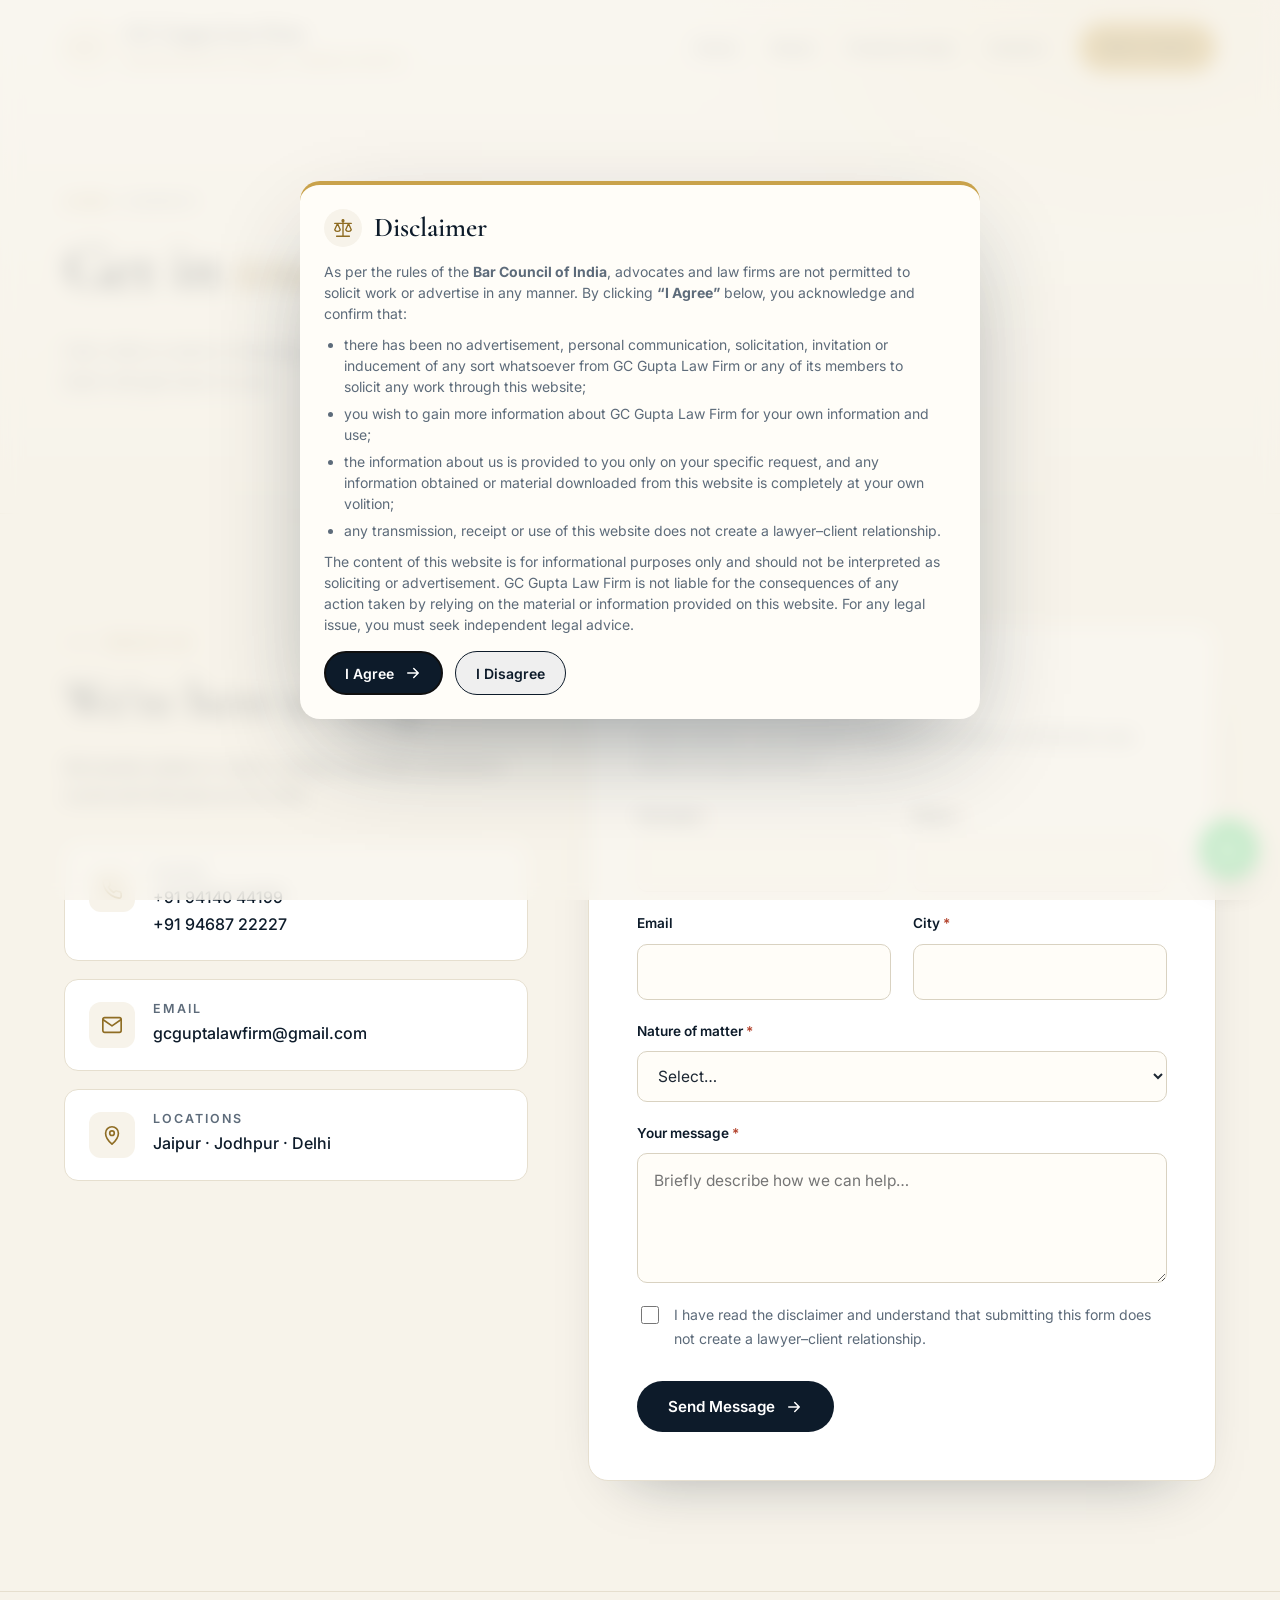
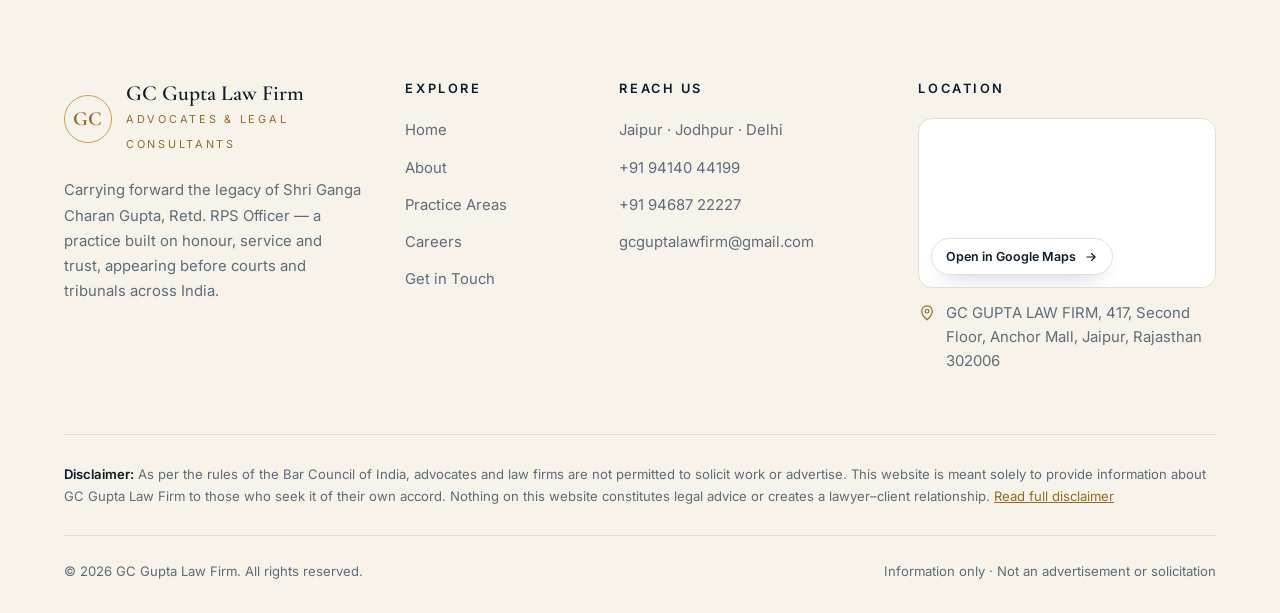
<file: contact.html>
<!doctype html>
<html lang="en">
<head>
  <meta charset="utf-8">
  <meta name="viewport" content="width=device-width, initial-scale=1">
  <meta name="color-scheme" content="light only">
  <meta name="theme-color" content="#ffffff">
  <title>Contact Us | GC Gupta Law Firm</title>
  <meta name="description" content="Get in touch with GC Gupta Law Firm — Jaipur, Jodhpur and Delhi.">
  <link rel="preconnect" href="https://fonts.googleapis.com">
  <link rel="preconnect" href="https://fonts.gstatic.com" crossorigin>
  <link href="https://fonts.googleapis.com/css2?family=Cormorant+Garamond:ital,wght@0,500;0,600;0,700;1,500;1,600&family=Inter:wght@400;500;600&display=swap" rel="stylesheet">
  <link rel="stylesheet" href="assets/css/styles.css?v=responsive-1">
  <link rel="icon" href="data:image/svg+xml,%3Csvg xmlns='http://www.w3.org/2000/svg' viewBox='0 0 64 64'%3E%3Ccircle cx='32' cy='32' r='31' fill='%230d1b2a' stroke='%23c9a24b' stroke-width='2'/%3E%3Ctext x='32' y='41' text-anchor='middle' font-family='Georgia,serif' font-size='24' font-weight='700' fill='%23c9a24b'%3EGC%3C/text%3E%3C/svg%3E">
  <script src="assets/js/main.js?v=responsive-1" defer></script>
</head>
<body>

  <section class="page-hero">
    <div class="wrap">
      <div class="crumbs"><a href="index.html">Home</a> / Contact</div>
      <h1 class="reveal">Get in <span class="accent">touch</span></h1>
      <p class="reveal reveal-d1">Call, write or send a message using the form below and a member of our team will get back to you.</p>
    </div>
  </section>

  <section class="section section--cream">
    <div class="wrap form-shell">
      <div>
        <span class="eyebrow reveal">Reach Us</span>
        <h2 class="reveal reveal-d1">We're here to help</h2>
        <p class="reveal reveal-d1">We handle matters in Jaipur, Jodhpur and Delhi, and before courts and tribunals across India.</p>

        <div class="info-stack">
          <div class="info reveal">
            <div class="info__icon"><svg viewBox="0 0 24 24" fill="none" stroke="currentColor" stroke-width="1.8" stroke-linecap="round" stroke-linejoin="round"><path d="M22 16.9v3a2 2 0 0 1-2.2 2 19.8 19.8 0 0 1-8.6-3.1 19.5 19.5 0 0 1-6-6A19.8 19.8 0 0 1 2.1 4.2 2 2 0 0 1 4.1 2h3a2 2 0 0 1 2 1.7c.1.9.4 1.8.7 2.7a2 2 0 0 1-.5 2.1L8 9.8a16 16 0 0 0 6 6l1.3-1.3a2 2 0 0 1 2.1-.4c.9.3 1.8.6 2.7.7a2 2 0 0 1 1.7 2z"/></svg></div>
            <div>
              <h4>Phone</h4>
              <p><a data-site="phone" href="#"></a></p>
              <p><a data-site="phone2" href="#"></a></p>
            </div>
          </div>
          <div class="info reveal reveal-d1">
            <div class="info__icon"><svg viewBox="0 0 24 24" fill="none" stroke="currentColor" stroke-width="1.8" stroke-linecap="round" stroke-linejoin="round"><rect x="2" y="4" width="20" height="16" rx="2"/><path d="m22 6-10 7L2 6"/></svg></div>
            <div>
              <h4>Email</h4>
              <p><a data-site="email" href="#"></a></p>
            </div>
          </div>
          <div class="info reveal reveal-d2">
            <div class="info__icon"><svg viewBox="0 0 24 24" fill="none" stroke="currentColor" stroke-width="1.8" stroke-linecap="round" stroke-linejoin="round"><path d="M12 22s7-6.2 7-12a7 7 0 0 0-14 0c0 5.8 7 12 7 12z"/><circle cx="12" cy="10" r="2.5"/></svg></div>
            <div>
              <h4>Locations</h4>
              <p data-site="locations"></p>
            </div>
          </div>
        </div>
      </div>

      <div class="form-card reveal reveal-d1">
        <h3>Send us a message</h3>
        <p>Fields marked <span style="color:#b4452f">*</span> are required. Please do not share confidential case details through this form.</p>

        <form data-form="Contact Enquiry">
          <input type="text" name="_honey" class="hp" tabindex="-1" autocomplete="off" aria-hidden="true">
          <div class="form-grid">
            <div class="field">
              <label for="f-name">Full name <span class="req">*</span></label>
              <input id="f-name" name="Name" type="text" autocomplete="name" required>
            </div>
            <div class="field">
              <label for="f-phone">Phone <span class="req">*</span></label>
              <input id="f-phone" name="Phone" type="tel" autocomplete="tel" pattern="[0-9+\s\-]{10,15}" required>
            </div>
            <div class="field">
              <label for="f-email">Email</label>
              <input id="f-email" name="email" type="email" autocomplete="email">
            </div>
            <div class="field">
              <label for="f-city">City <span class="req">*</span></label>
              <input id="f-city" name="City" type="text" required>
            </div>
            <div class="field field--full">
              <label for="f-type">Nature of matter <span class="req">*</span></label>
              <select id="f-type" name="Matter" required>
                <option value="">Select…</option>
                <option>Criminal</option>
                <option>Matrimonial &amp; Family</option>
                <option>Service</option>
                <option>Civil &amp; Property</option>
                <option>RERA</option>
                <option>DRT &amp; Banking</option>
                <option>Cheque Bounce</option>
                <option>Arbitration</option>
                <option>Corporate &amp; Commercial</option>
                <option>Consumer</option>
                <option>Constitutional &amp; Writs</option>
                <option>Other</option>
              </select>
            </div>
            <div class="field field--full">
              <label for="f-msg">Your message <span class="req">*</span></label>
              <textarea id="f-msg" name="Message" required placeholder="Briefly describe how we can help…"></textarea>
            </div>
            <label class="consent field--full">
              <input type="checkbox" name="Consent" value="Yes" required>
              I have read the disclaimer and understand that submitting this form does not create a lawyer–client relationship.
            </label>
          </div>
          <div class="form-actions">
            <button type="submit" class="btn btn--dark">Send Message
              <svg viewBox="0 0 24 24" fill="none" stroke="currentColor" stroke-width="2" stroke-linecap="round" stroke-linejoin="round"><path d="M5 12h14M13 6l6 6-6 6"/></svg>
            </button>
          </div>
        </form>
      </div>
    </div>
  </section>

</body>
</html>
</file>
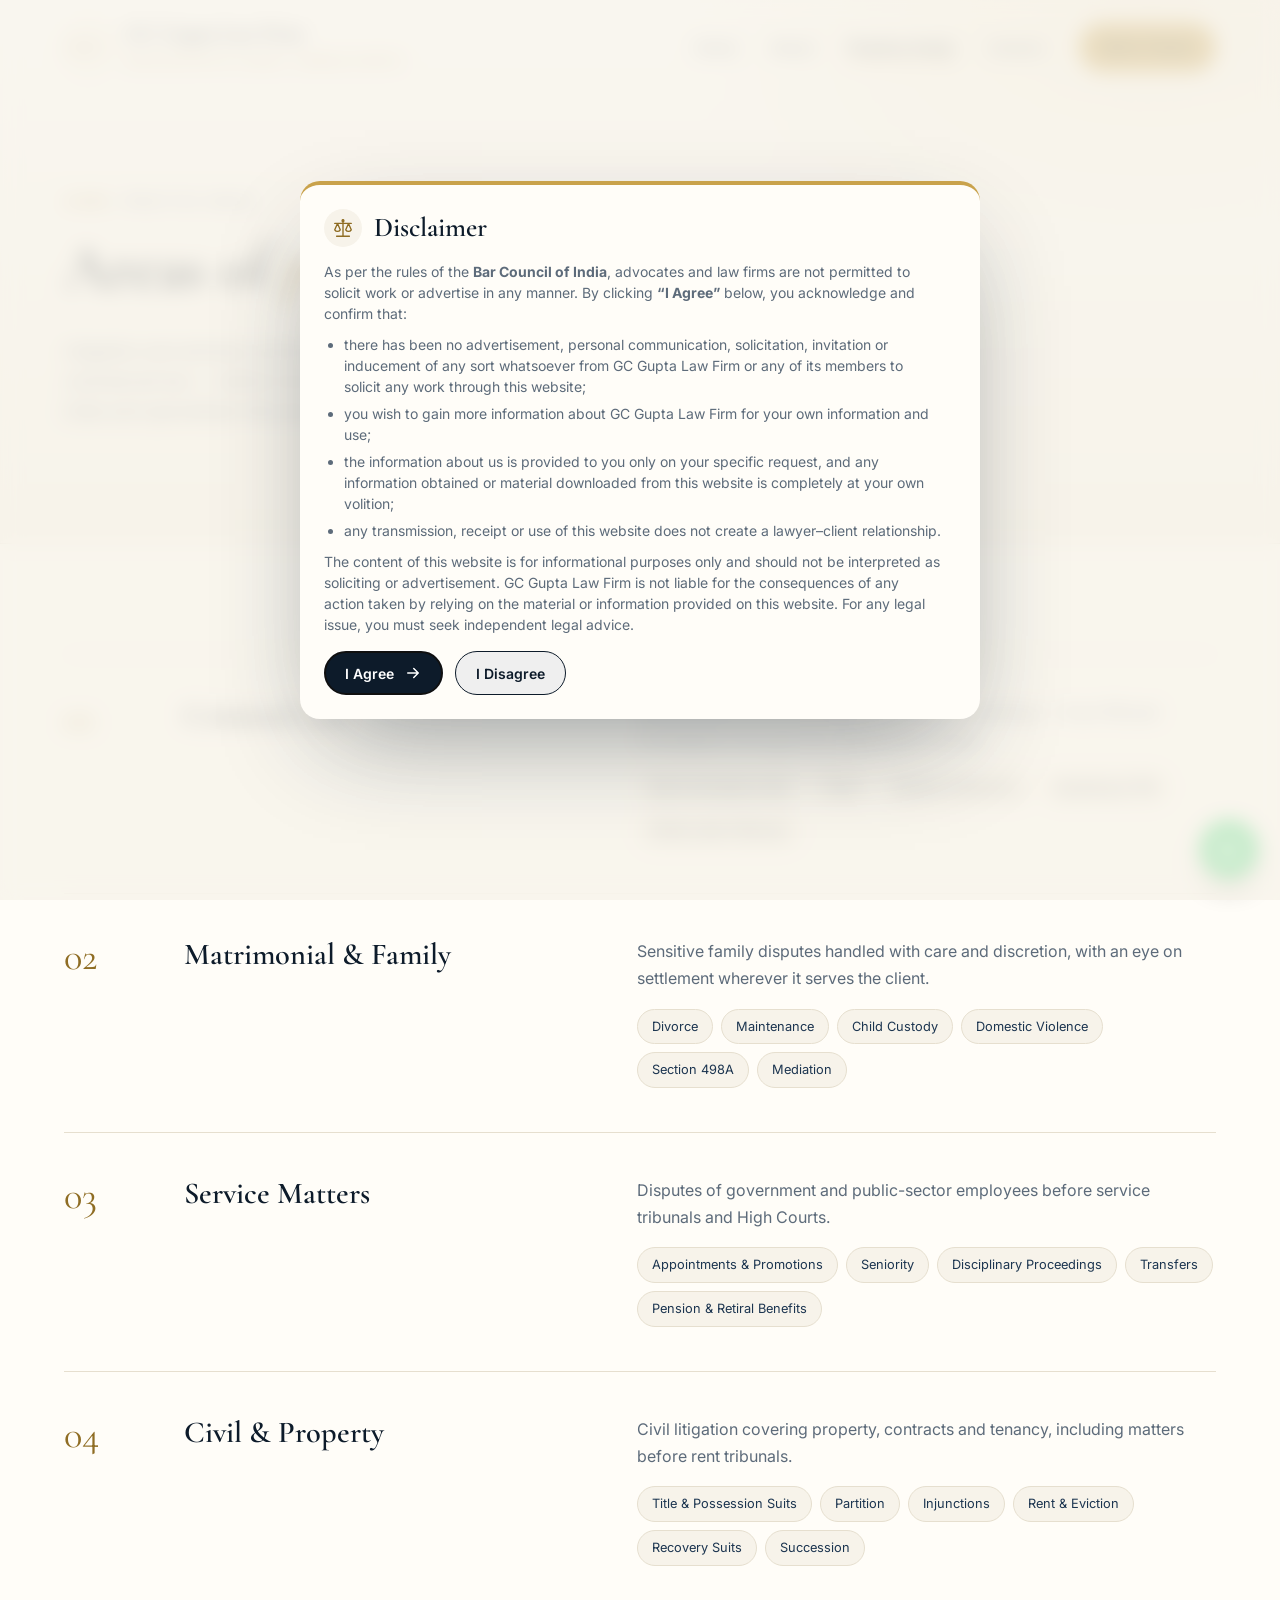
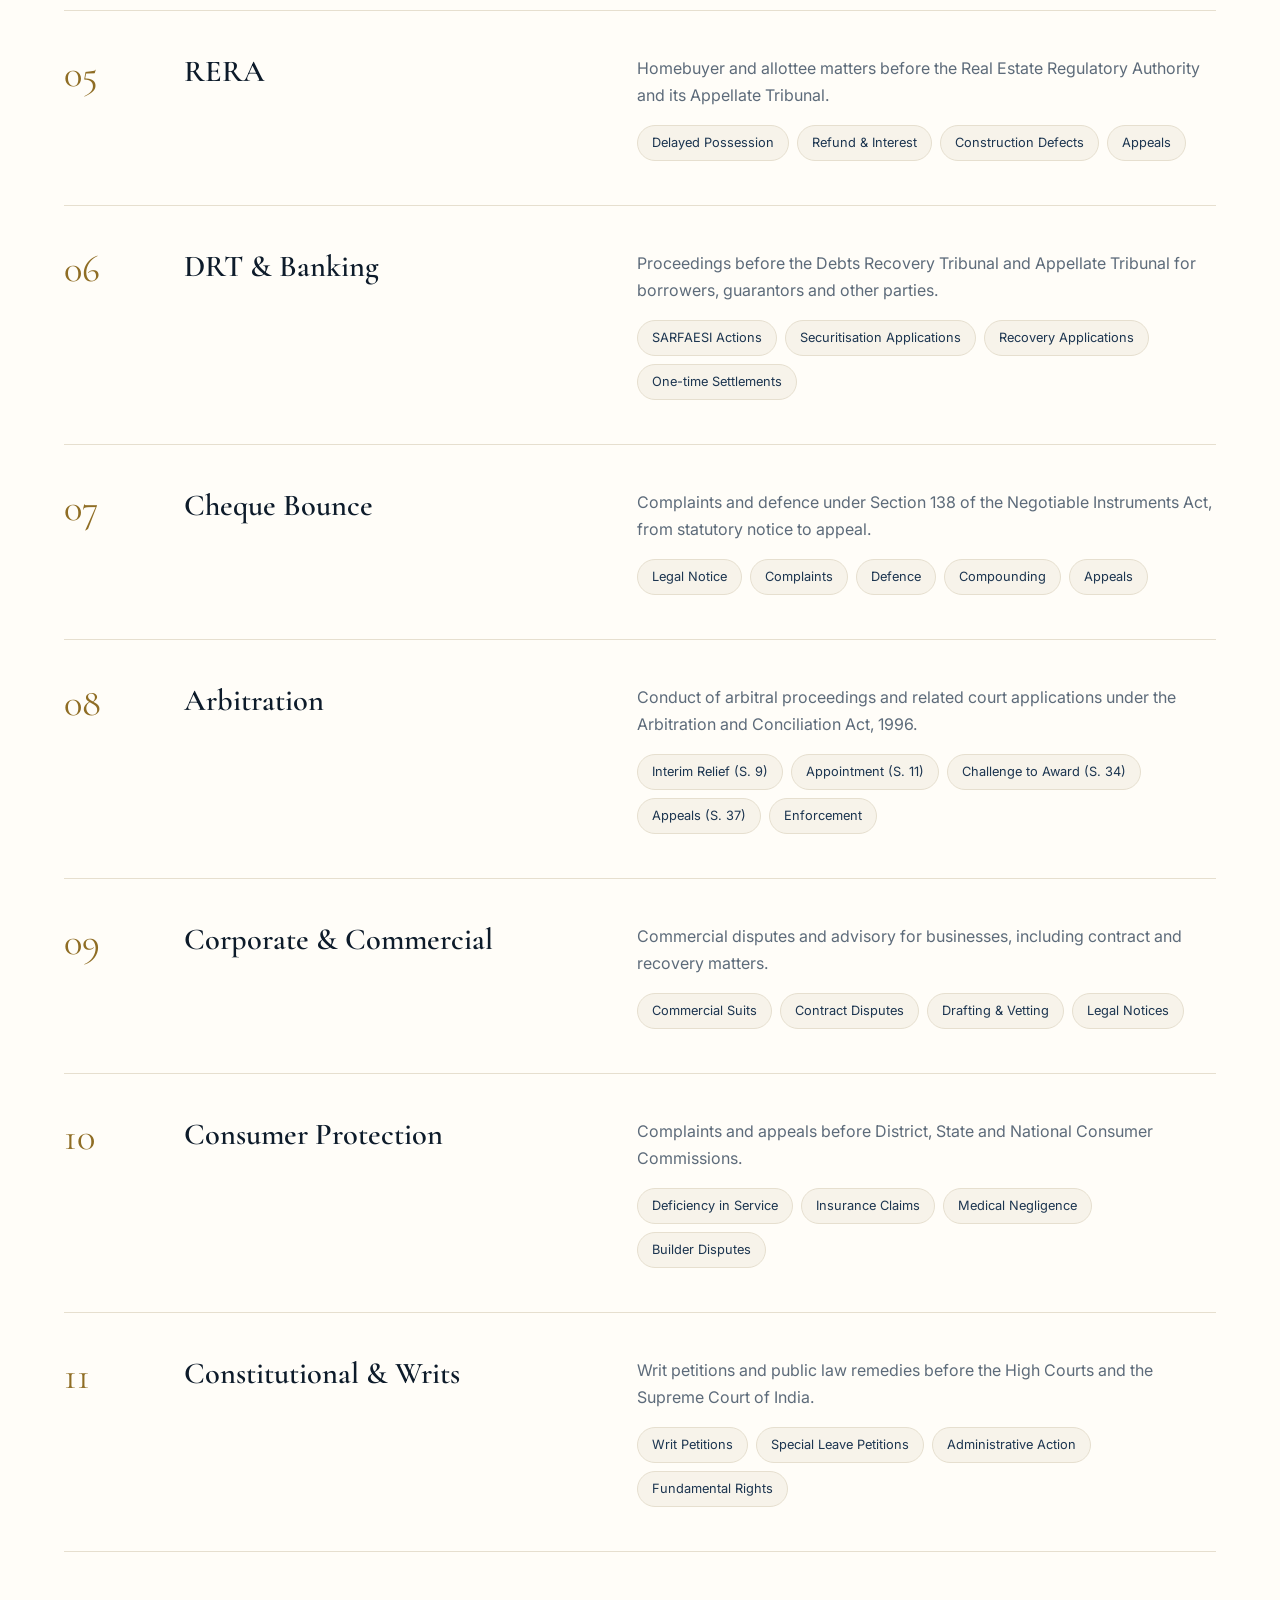
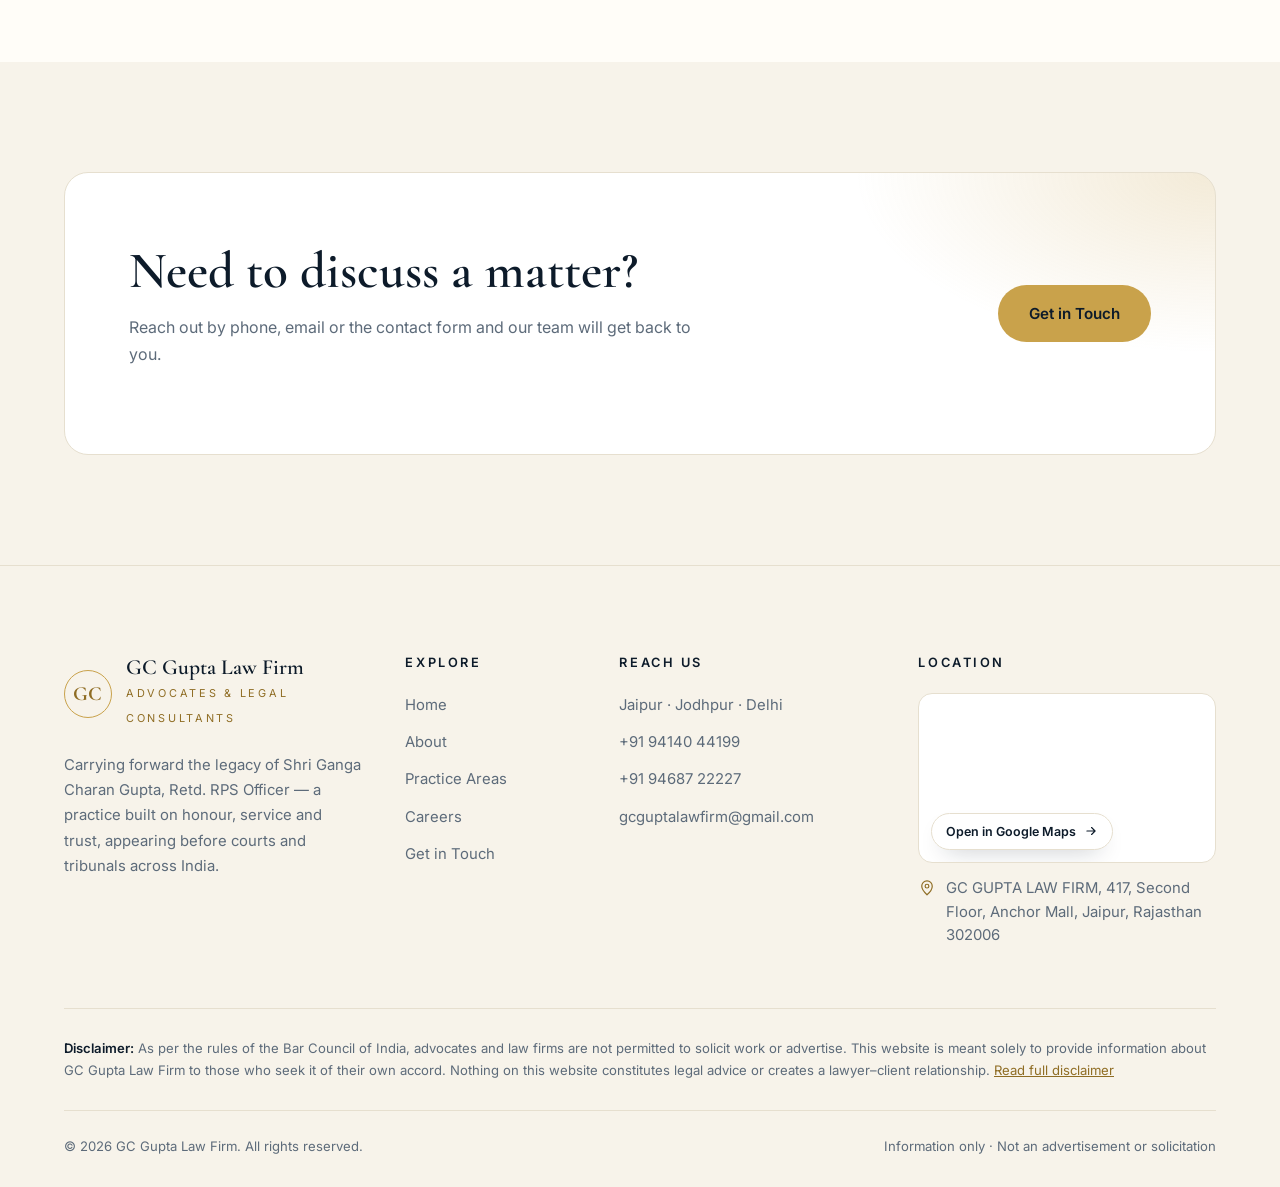
<file: practice-areas.html>
<!doctype html>
<html lang="en">
<head>
  <meta charset="utf-8">
  <meta name="viewport" content="width=device-width, initial-scale=1">
  <meta name="color-scheme" content="light only">
  <meta name="theme-color" content="#ffffff">
  <title>Practice Areas | GC Gupta Law Firm</title>
  <meta name="description" content="Criminal, matrimonial, service, civil, arbitration, RERA, DRT, cheque bounce, consumer and constitutional matters — GC Gupta Law Firm.">
  <link rel="preconnect" href="https://fonts.googleapis.com">
  <link rel="preconnect" href="https://fonts.gstatic.com" crossorigin>
  <link href="https://fonts.googleapis.com/css2?family=Cormorant+Garamond:ital,wght@0,500;0,600;0,700;1,500;1,600&family=Inter:wght@400;500;600&display=swap" rel="stylesheet">
  <link rel="stylesheet" href="assets/css/styles.css?v=responsive-1">
  <link rel="icon" href="data:image/svg+xml,%3Csvg xmlns='http://www.w3.org/2000/svg' viewBox='0 0 64 64'%3E%3Ccircle cx='32' cy='32' r='31' fill='%230d1b2a' stroke='%23c9a24b' stroke-width='2'/%3E%3Ctext x='32' y='41' text-anchor='middle' font-family='Georgia,serif' font-size='24' font-weight='700' fill='%23c9a24b'%3EGC%3C/text%3E%3C/svg%3E">
  <script src="assets/js/main.js?v=responsive-1" defer></script>
</head>
<body>

  <section class="page-hero">
    <div class="wrap">
      <div class="crumbs"><a href="index.html">Home</a> / Practice Areas</div>
      <h1 class="reveal">Areas of <span class="accent">practice</span></h1>
      <p class="reveal reveal-d1">Litigation and advisory across civil, criminal, family, service, real estate and commercial law — before trial courts, High Courts, the Supreme Court of India and specialised tribunals.</p>
    </div>
  </section>

  <section class="section">
    <div class="wrap">
      <div class="practice-list">

        <article class="practice-row reveal" id="criminal">
          <span class="practice-row__num">01</span>
          <h3>Criminal Law</h3>
          <div>
            <p>Representation at every stage of criminal proceedings — from FIR and investigation through trial, appeal and revision.</p>
            <div class="tags"><span>Bail &amp; Anticipatory Bail</span><span>Trials</span><span>Appeals &amp; Revisions</span><span>Quashing of FIR</span><span>White-collar Offences</span></div>
          </div>
        </article>

        <article class="practice-row reveal" id="matrimonial">
          <span class="practice-row__num">02</span>
          <h3>Matrimonial &amp; Family</h3>
          <div>
            <p>Sensitive family disputes handled with care and discretion, with an eye on settlement wherever it serves the client.</p>
            <div class="tags"><span>Divorce</span><span>Maintenance</span><span>Child Custody</span><span>Domestic Violence</span><span>Section 498A</span><span>Mediation</span></div>
          </div>
        </article>

        <article class="practice-row reveal" id="service">
          <span class="practice-row__num">03</span>
          <h3>Service Matters</h3>
          <div>
            <p>Disputes of government and public-sector employees before service tribunals and High Courts.</p>
            <div class="tags"><span>Appointments &amp; Promotions</span><span>Seniority</span><span>Disciplinary Proceedings</span><span>Transfers</span><span>Pension &amp; Retiral Benefits</span></div>
          </div>
        </article>

        <article class="practice-row reveal" id="civil">
          <span class="practice-row__num">04</span>
          <h3>Civil &amp; Property</h3>
          <div>
            <p>Civil litigation covering property, contracts and tenancy, including matters before rent tribunals.</p>
            <div class="tags"><span>Title &amp; Possession Suits</span><span>Partition</span><span>Injunctions</span><span>Rent &amp; Eviction</span><span>Recovery Suits</span><span>Succession</span></div>
          </div>
        </article>

        <article class="practice-row reveal" id="rera">
          <span class="practice-row__num">05</span>
          <h3>RERA</h3>
          <div>
            <p>Homebuyer and allottee matters before the Real Estate Regulatory Authority and its Appellate Tribunal.</p>
            <div class="tags"><span>Delayed Possession</span><span>Refund &amp; Interest</span><span>Construction Defects</span><span>Appeals</span></div>
          </div>
        </article>

        <article class="practice-row reveal" id="drt">
          <span class="practice-row__num">06</span>
          <h3>DRT &amp; Banking</h3>
          <div>
            <p>Proceedings before the Debts Recovery Tribunal and Appellate Tribunal for borrowers, guarantors and other parties.</p>
            <div class="tags"><span>SARFAESI Actions</span><span>Securitisation Applications</span><span>Recovery Applications</span><span>One-time Settlements</span></div>
          </div>
        </article>

        <article class="practice-row reveal" id="cheque-bounce">
          <span class="practice-row__num">07</span>
          <h3>Cheque Bounce</h3>
          <div>
            <p>Complaints and defence under Section 138 of the Negotiable Instruments Act, from statutory notice to appeal.</p>
            <div class="tags"><span>Legal Notice</span><span>Complaints</span><span>Defence</span><span>Compounding</span><span>Appeals</span></div>
          </div>
        </article>

        <article class="practice-row reveal" id="arbitration">
          <span class="practice-row__num">08</span>
          <h3>Arbitration</h3>
          <div>
            <p>Conduct of arbitral proceedings and related court applications under the Arbitration and Conciliation Act, 1996.</p>
            <div class="tags"><span>Interim Relief (S. 9)</span><span>Appointment (S. 11)</span><span>Challenge to Award (S. 34)</span><span>Appeals (S. 37)</span><span>Enforcement</span></div>
          </div>
        </article>

        <article class="practice-row reveal" id="corporate">
          <span class="practice-row__num">09</span>
          <h3>Corporate &amp; Commercial</h3>
          <div>
            <p>Commercial disputes and advisory for businesses, including contract and recovery matters.</p>
            <div class="tags"><span>Commercial Suits</span><span>Contract Disputes</span><span>Drafting &amp; Vetting</span><span>Legal Notices</span></div>
          </div>
        </article>

        <article class="practice-row reveal" id="consumer">
          <span class="practice-row__num">10</span>
          <h3>Consumer Protection</h3>
          <div>
            <p>Complaints and appeals before District, State and National Consumer Commissions.</p>
            <div class="tags"><span>Deficiency in Service</span><span>Insurance Claims</span><span>Medical Negligence</span><span>Builder Disputes</span></div>
          </div>
        </article>

        <article class="practice-row reveal" id="constitutional">
          <span class="practice-row__num">11</span>
          <h3>Constitutional &amp; Writs</h3>
          <div>
            <p>Writ petitions and public law remedies before the High Courts and the Supreme Court of India.</p>
            <div class="tags"><span>Writ Petitions</span><span>Special Leave Petitions</span><span>Administrative Action</span><span>Fundamental Rights</span></div>
          </div>
        </article>

      </div>
    </div>
  </section>

  <section class="section section--cream">
    <div class="wrap">
      <div class="cta-band reveal">
        <div>
          <h2>Need to discuss a matter?</h2>
          <p>Reach out by phone, email or the contact form and our team will get back to you.</p>
        </div>
        <div class="cta-band__actions">
          <a href="contact.html" class="btn btn--gold">Get in Touch</a>
        </div>
      </div>
    </div>
  </section>

</body>
</html>
</file>
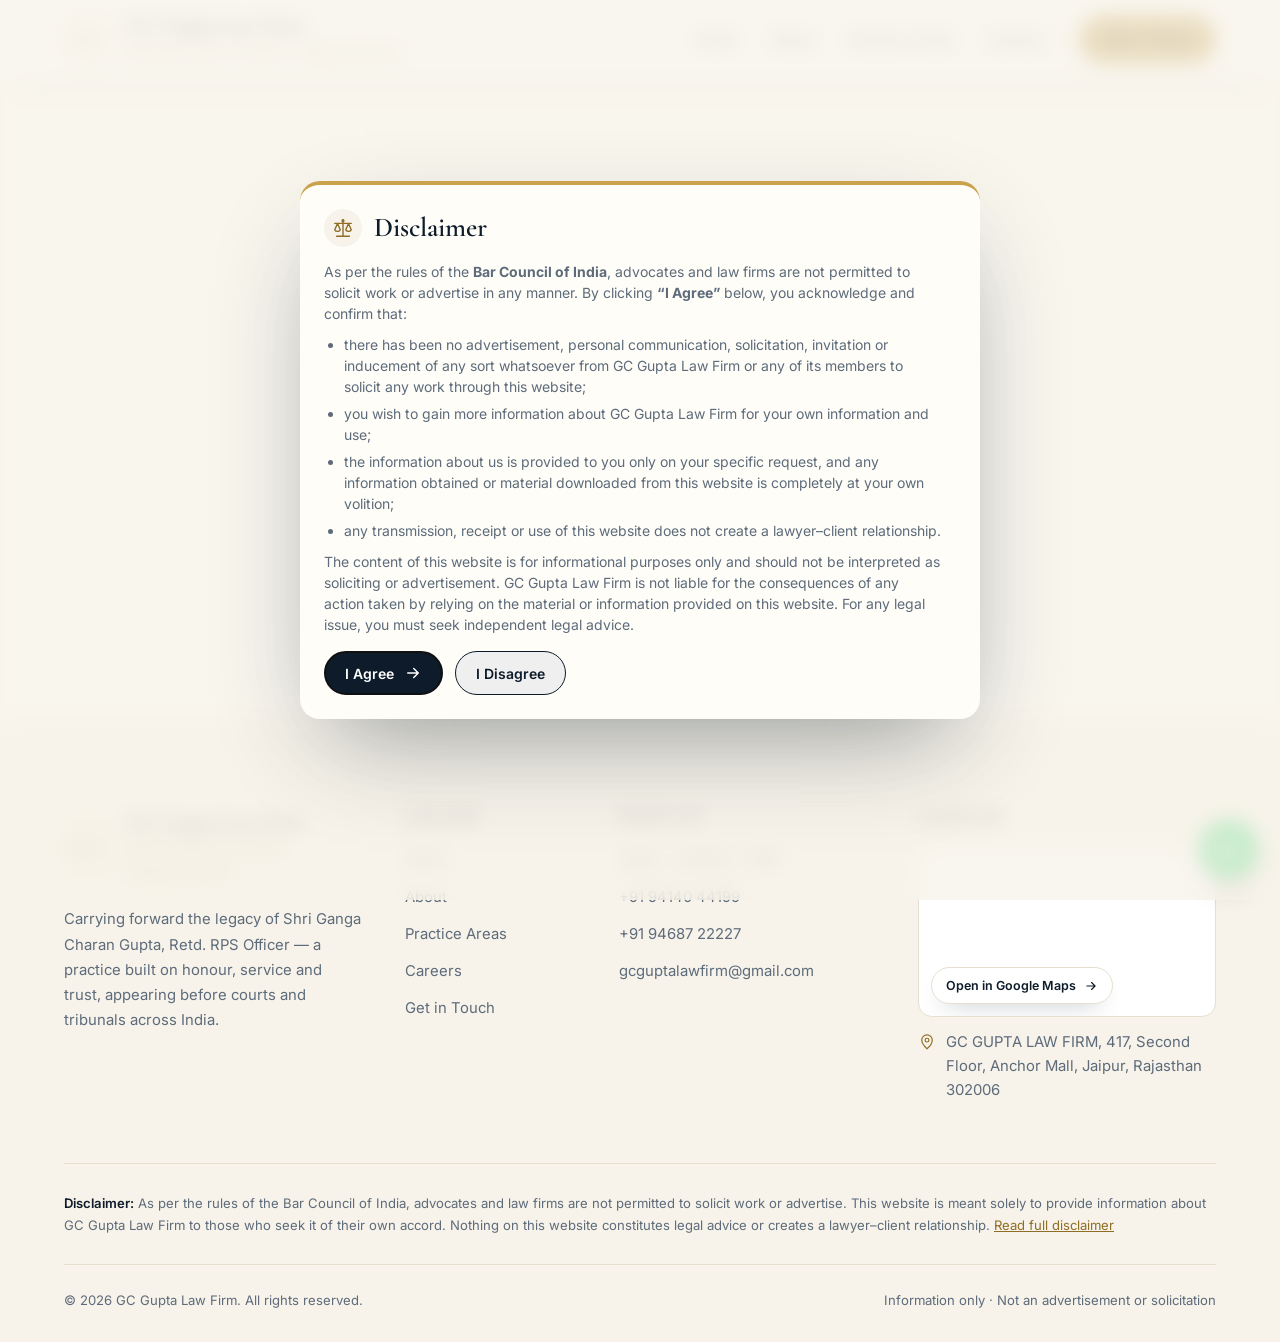
<file: thank-you.html>
<!doctype html>
<html lang="en">
<head>
  <meta charset="utf-8">
  <meta name="viewport" content="width=device-width, initial-scale=1">
  <meta name="color-scheme" content="light only">
  <meta name="theme-color" content="#ffffff">
  <title>Thank You | GC Gupta Law Firm</title>
  <meta name="robots" content="noindex">
  <link rel="preconnect" href="https://fonts.googleapis.com">
  <link rel="preconnect" href="https://fonts.gstatic.com" crossorigin>
  <link href="https://fonts.googleapis.com/css2?family=Cormorant+Garamond:ital,wght@0,500;0,600;0,700;1,500;1,600&family=Inter:wght@400;500;600&display=swap" rel="stylesheet">
  <link rel="stylesheet" href="assets/css/styles.css?v=responsive-1">
  <link rel="icon" href="data:image/svg+xml,%3Csvg xmlns='http://www.w3.org/2000/svg' viewBox='0 0 64 64'%3E%3Ccircle cx='32' cy='32' r='31' fill='%230d1b2a' stroke='%23c9a24b' stroke-width='2'/%3E%3Ctext x='32' y='41' text-anchor='middle' font-family='Georgia,serif' font-size='24' font-weight='700' fill='%23c9a24b'%3EGC%3C/text%3E%3C/svg%3E">
  <script src="assets/js/main.js?v=responsive-1" defer></script>
</head>
<body data-header="solid">

  <section class="thanks">
    <div>
      <div class="thanks__icon"><svg viewBox="0 0 24 24" fill="none" stroke="currentColor" stroke-width="2.5" stroke-linecap="round" stroke-linejoin="round"><path d="M20 6 9 17l-5-5"/></svg></div>
      <h1 id="thanks-title" style="font-size:clamp(2.4rem,5vw,3.6rem)">Thank you</h1>
      <p id="thanks-text" style="max-width:520px;margin:0 auto 34px;color:var(--muted)">We've received your message and a member of our team will get back to you.</p>
      <a href="index.html" class="btn btn--dark">Back to Home</a>
    </div>
  </section>

  <script>
    if ((new URLSearchParams(location.search).get("type") || "").includes("Career")) {
      document.getElementById("thanks-title").textContent = "Application received";
      document.getElementById("thanks-text").textContent =
        "Thank you for your interest in joining us. We'll review your application and get in touch if there is a suitable opening.";
    }
  </script>
</body>
</html>
</file>
<file: assets/css/styles.css>
/* =========================================================
   G.C. Gupta Law Firm — global styles
   ========================================================= */
:root {
  color-scheme: light;
  --ink: #0d1b2a;
  --ink-2: #13263a;
  --ink-3: #1c3550;
  --gold: #c9a24b;
  --gold-2: #e3c27a;
  --gold-text: #8f6d24;
  --cream: #f7f3ea;
  --paper: #fffdf8;
  --text: #1d2733;
  --muted: #5d6b7a;
  --line: #e6dfcf;
  --white: #ffffff;
  --radius: 14px;
  --shadow: 0 20px 50px -20px rgba(13, 27, 42, .35);
  --serif: "Cormorant Garamond", "Playfair Display", Georgia, serif;
  --sans: "Inter", system-ui, -apple-system, "Segoe UI", Roboto, sans-serif;
  --wrap: 1200px;
}

*,
*::before,
*::after { box-sizing: border-box; }

html { scroll-behavior: smooth; }

body {
  margin: 0;
  font-family: var(--sans);
  font-size: 16px;
  line-height: 1.7;
  color: var(--text);
  background: var(--paper);
  -webkit-font-smoothing: antialiased;
  overflow-x: hidden;
}

body.locked { overflow: hidden; }

img { max-width: 100%; display: block; }
a { color: inherit; text-decoration: none; }

h1, h2, h3, h4 {
  font-family: var(--serif);
  font-weight: 600;
  line-height: 1.12;
  margin: 0 0 .5em;
  color: var(--ink);
}

h1 { font-size: clamp(2.6rem, 6vw, 5rem); letter-spacing: -.01em; }
h2 { font-size: clamp(2rem, 4vw, 3.2rem); }
h3 { font-size: 1.55rem; }

p { margin: 0 0 1em; }

.wrap { width: 100%; max-width: var(--wrap); margin: 0 auto; padding: 0 24px; }

.eyebrow {
  display: inline-flex;
  align-items: center;
  gap: 10px;
  font-size: .78rem;
  font-weight: 600;
  letter-spacing: .22em;
  text-transform: uppercase;
  color: var(--gold-text);
  margin-bottom: 18px;
}
.eyebrow::before { content: ""; width: 34px; height: 1px; background: currentColor; }

.accent { color: var(--gold-text); font-style: italic; }

.section { padding: 110px 0; }
.section--cream { background: var(--cream); }
.section--dark { background: var(--white); color: var(--text); border-top: 1px solid var(--line); border-bottom: 1px solid var(--line); }

.section-head { max-width: 680px; margin-bottom: 56px; }
.section-head--wide { max-width: none; }
.section-head--center { margin-left: auto; margin-right: auto; text-align: center; }
.section-head--center .eyebrow::after { content: ""; width: 34px; height: 1px; background: currentColor; }
.section-head p { color: var(--muted); font-size: 1.08rem; }


/* ---------- Buttons ---------- */
.btn {
  display: inline-flex;
  align-items: center;
  gap: 10px;
  padding: 15px 30px;
  border-radius: 999px;
  font-weight: 600;
  font-size: .95rem;
  border: 1px solid transparent;
  cursor: pointer;
  transition: transform .25s ease, background .25s ease, color .25s ease, box-shadow .25s ease;
  font-family: var(--sans);
}
.btn svg { width: 18px; height: 18px; transition: transform .25s ease; }
.btn:hover svg { transform: translateX(4px); }
.btn--gold { background: var(--gold); color: var(--ink); }
.btn--gold:hover { background: var(--gold-2); transform: translateY(-2px); box-shadow: 0 12px 30px -10px rgba(201, 162, 75, .7); }
.btn--ghost { border-color: var(--ink); color: var(--ink); background: transparent; }
.btn--ghost:hover { background: var(--ink); color: var(--white); }
.btn--dark { background: var(--ink); color: var(--white); }
.btn--dark:hover { background: var(--ink-3); transform: translateY(-2px); }
.btn--outline { border-color: var(--ink); color: var(--ink); }
.btn--outline:hover { background: var(--ink); color: var(--white); }

/* ---------- Header ---------- */
.site-header {
  position: fixed;
  inset: 0 0 auto 0;
  z-index: 50;
  padding: 22px 0;
  transition: background .3s ease, padding .3s ease, box-shadow .3s ease;
}
.site-header.scrolled,
.site-header.solid {
  background: rgba(255, 255, 255, .96);
  backdrop-filter: blur(10px);
  padding: 14px 0;
  box-shadow: 0 10px 30px -18px rgba(13, 27, 42, .25);
}
.nav { display: flex; align-items: center; justify-content: space-between; gap: 24px; }

.brand { display: flex; align-items: center; gap: 14px; color: var(--ink); }
.brand__mark {
  width: 48px; height: 48px;
  display: grid; place-items: center;
  border: 1px solid var(--gold);
  border-radius: 50%;
  font-family: var(--serif);
  font-size: 1.25rem;
  font-weight: 700;
  color: var(--gold-text);
  letter-spacing: .02em;
  flex-shrink: 0;
}
.brand__text strong { display: block; font-family: var(--serif); font-size: 1.35rem; font-weight: 600; line-height: 1.1; }
.brand__text span { font-size: .68rem; letter-spacing: .25em; text-transform: uppercase; color: var(--gold-text); }

.nav__links { display: flex; align-items: center; gap: 34px; list-style: none; margin: 0; padding: 0; }
.nav__links a { color: var(--muted); font-size: .93rem; font-weight: 500; position: relative; padding: 6px 0; }
.nav__links a::after {
  content: ""; position: absolute; left: 0; bottom: 0;
  width: 100%; height: 1px; background: var(--gold);
  transform: scaleX(0); transform-origin: right; transition: transform .3s ease;
}
.nav__links a:hover, .nav__links a.active { color: var(--ink); }
.nav__links a:hover::after, .nav__links a.active::after { transform: scaleX(1); transform-origin: left; }
.nav__cta { padding: 11px 22px; }

.nav__toggle {
  display: none;
  background: none; border: 0; padding: 8px; cursor: pointer;
  width: 44px; height: 44px;
}
.nav__toggle span { display: block; height: 2px; background: var(--ink); margin: 6px 0; transition: transform .3s ease, opacity .3s ease; }
.nav-open .nav__toggle span:nth-child(1) { transform: translateY(8px) rotate(45deg); }
.nav-open .nav__toggle span:nth-child(2) { opacity: 0; }
.nav-open .nav__toggle span:nth-child(3) { transform: translateY(-8px) rotate(-45deg); }

/* ---------- Hero ---------- */
.hero {
  position: relative;
  min-height: 100vh;
  display: flex;
  align-items: center;
  background:
    radial-gradient(1000px 600px at 85% 20%, rgba(201, 162, 75, .14), transparent 60%),
    radial-gradient(800px 500px at 0% 100%, rgba(201, 162, 75, .08), transparent 60%),
    linear-gradient(180deg, var(--white), var(--cream));
  color: var(--text);
  overflow: hidden;
  padding: 140px 0 90px;
}
.hero::before {
  content: "";
  position: absolute; inset: 0;
  background-image:
    linear-gradient(rgba(13, 27, 42, .045) 1px, transparent 1px),
    linear-gradient(90deg, rgba(13, 27, 42, .045) 1px, transparent 1px);
  background-size: 80px 80px;
  mask-image: radial-gradient(ellipse at center, #000 30%, transparent 75%);
}
.hero__grid { position: relative; display: grid; grid-template-columns: 1.2fr .8fr; gap: 60px; align-items: center; }
.hero h1 { color: var(--ink); margin-bottom: 28px; }
.hero__lead { font-size: 1.15rem; max-width: 560px; color: var(--muted); margin-bottom: 40px; }
.hero__actions { display: flex; flex-wrap: wrap; gap: 16px; }
.hero__meta { display: flex; flex-wrap: wrap; gap: 36px; margin-top: 60px; padding-top: 30px; border-top: 1px solid var(--line); }
.hero__meta div { font-size: .85rem; color: var(--muted); }
.hero__meta strong { display: block; font-family: var(--serif); font-size: 1.4rem; color: var(--ink); font-weight: 500; }

.seal { position: relative; width: 100%; max-width: 420px; aspect-ratio: 1; margin-left: auto; }
.seal__ring { position: absolute; inset: 0; animation: spin 40s linear infinite; }
.seal__ring text { font-family: var(--sans); font-size: 10.5px; letter-spacing: 4.2px; fill: var(--gold); text-transform: uppercase; }
.seal__core {
  position: absolute; inset: 16%;
  border-radius: 50%;
  background: radial-gradient(circle at 30% 30%, var(--white), var(--cream) 75%);
  border: 1px solid rgba(201, 162, 75, .55);
  display: grid; place-items: center;
  box-shadow: inset 0 0 40px rgba(201, 162, 75, .12), 0 30px 70px -30px rgba(13, 27, 42, .35);
}
.seal__core svg { width: 46%; color: var(--gold-text); }
@keyframes spin { to { transform: rotate(360deg); } }

.scroll-cue {
  position: absolute; left: 50%; bottom: 28px; transform: translateX(-50%);
  width: 24px; height: 40px; border: 1px solid rgba(13, 27, 42, .3); border-radius: 12px;
}
.scroll-cue::after {
  content: ""; position: absolute; left: 50%; top: 8px; width: 3px; height: 8px;
  background: var(--gold); border-radius: 2px; transform: translateX(-50%);
  animation: cue 1.8s ease-in-out infinite;
}
@keyframes cue { 0% { opacity: 0; top: 6px; } 40% { opacity: 1; } 100% { opacity: 0; top: 22px; } }

/* ---------- Page hero (inner pages) ---------- */
.page-hero {
  position: relative;
  padding: 190px 0 100px;
  background:
    radial-gradient(800px 400px at 90% 0%, rgba(201, 162, 75, .16), transparent 60%),
    linear-gradient(180deg, var(--white), var(--cream));
  color: var(--muted);
  border-bottom: 1px solid var(--line);
  overflow: hidden;
}
.page-hero h1 { color: var(--ink); font-size: clamp(2.4rem, 5vw, 4.2rem); max-width: 820px; }
.page-hero p { max-width: 620px; font-size: 1.1rem; }
.crumbs { font-size: .82rem; letter-spacing: .1em; text-transform: uppercase; color: var(--muted); margin-bottom: 20px; }
.crumbs a { color: var(--gold-text); }

/* ---------- Marquee ---------- */
.marquee { background: var(--gold); color: var(--ink); overflow: hidden; padding: 18px 0; }
.marquee__track { display: flex; width: max-content; animation: marquee 38s linear infinite; }
.marquee__track span {
  font-family: var(--serif); font-size: 1.45rem; font-weight: 600; white-space: nowrap;
  padding: 0 28px; display: inline-flex; align-items: center; gap: 56px;
}
.marquee__track span::after { content: "✦"; font-size: .9rem; }
@keyframes marquee { to { transform: translateX(-50%); } }

/* ---------- About split ---------- */
.split { display: grid; grid-template-columns: 1fr 1fr; gap: 80px; align-items: center; }
.frame {
  position: relative;
  aspect-ratio: 4 / 5;
  border-radius: var(--radius);
  background: linear-gradient(150deg, var(--white), var(--cream));
  border: 1px solid var(--line);
  overflow: hidden;
  box-shadow: var(--shadow);
}
.frame img { width: 100%; height: 100%; object-fit: cover; }
.frame__placeholder {
  position: absolute; inset: 0; display: grid; place-items: center;
  font-family: var(--serif); font-size: 9rem; color: rgba(201, 162, 75, .45); font-weight: 700;
}
.frame__badge {
  position: absolute; left: 24px; bottom: 24px; right: 24px;
  background: var(--white); border: 1px solid var(--line); border-radius: 12px; padding: 20px 24px;
  display: flex; align-items: center; gap: 16px;
}
.frame__badge strong { font-family: var(--serif); font-size: 1.3rem; color: var(--ink); display: block; line-height: 1.2; }
.frame__badge span { font-size: .85rem; color: var(--muted); }
.frame-wrap { position: relative; }
.frame-wrap::before {
  content: ""; position: absolute; inset: -18px auto auto -18px; width: 60%; height: 60%;
  border: 1px solid var(--gold); border-radius: var(--radius); z-index: -1;
}

.checklist { list-style: none; padding: 0; margin: 28px 0 36px; display: grid; gap: 14px; }
.checklist li { display: flex; gap: 14px; align-items: flex-start; }
.checklist li::before {
  content: ""; flex-shrink: 0; width: 22px; height: 22px; margin-top: 3px; border-radius: 50%;
  background: var(--gold) url("data:image/svg+xml,%3Csvg xmlns='http://www.w3.org/2000/svg' viewBox='0 0 24 24' fill='none' stroke='%230d1b2a' stroke-width='3' stroke-linecap='round' stroke-linejoin='round'%3E%3Cpath d='M20 6 9 17l-5-5'/%3E%3C/svg%3E") center / 12px no-repeat;
}

/* ---------- Practice cards ---------- */
.cards { display: grid; grid-template-columns: repeat(3, 1fr); gap: 24px; }
.card {
  position: relative;
  background: var(--white);
  border: 1px solid var(--line);
  border-radius: var(--radius);
  padding: 38px 32px;
  transition: transform .35s ease, box-shadow .35s ease, border-color .35s ease;
  overflow: hidden;
}
.card::before {
  content: ""; position: absolute; inset: 0;
  background: linear-gradient(160deg, var(--white), var(--cream));
  opacity: 0; transition: opacity .35s ease; z-index: 0;
}
.card > * { position: relative; z-index: 1; }
.card:hover { transform: translateY(-6px); box-shadow: var(--shadow); border-color: var(--gold-text); }
.card:hover::before { opacity: 1; }
.card:hover .card__icon { background: var(--gold); color: var(--ink); }
.card__icon {
  width: 58px; height: 58px; border-radius: 14px; display: grid; place-items: center;
  background: var(--cream); color: var(--gold-text); margin-bottom: 26px; transition: background .35s ease, color .35s ease;
}
.card__icon svg { width: 28px; height: 28px; }
.card h3 { transition: color .35s ease; }
.card p { color: var(--muted); margin: 0; transition: color .35s ease; }
.card__num { position: absolute; top: 26px; right: 30px; font-family: var(--serif); font-size: 1.1rem; color: var(--gold-text); }
.section-foot { text-align: center; margin-top: 56px; }

/* ---------- Process ---------- */
.steps { display: grid; grid-template-columns: repeat(4, 1fr); gap: 0; counter-reset: step; }
.step { padding: 0 28px 0 0; position: relative; }
.step::before {
  counter-increment: step; content: "0" counter(step);
  display: block; font-family: var(--serif); font-size: 3.6rem; line-height: 1; color: var(--gold-text);
  margin-bottom: 22px;
}
.step::after { content: ""; position: absolute; top: 28px; left: 90px; right: 20px; height: 1px; background: rgba(201, 162, 75, .35); }
.step:last-child::after { display: none; }
.step p { color: #9fb0c1; }

/* ---------- Values ---------- */
.values { display: grid; grid-template-columns: repeat(4, 1fr); gap: 24px; }
.value { padding: 30px 26px; border-top: 2px solid var(--gold); background: var(--white); border-radius: 0 0 var(--radius) var(--radius); }
.value h3 { font-size: 1.4rem; }
.value p { color: var(--muted); margin: 0; font-size: .96rem; }

/* ---------- CTA band ---------- */
.cta-band {
  position: relative; border-radius: 24px; overflow: hidden;
  background:
    radial-gradient(600px 300px at 100% 0%, rgba(201, 162, 75, .22), transparent 60%),
    var(--white);
  border: 1px solid var(--line);
  padding: 70px 64px; display: grid; grid-template-columns: 1.4fr 1fr; gap: 40px; align-items: center;
  color: var(--muted);
}
.cta-band h2 { color: var(--ink); margin-bottom: 14px; }
.cta-band__actions { display: flex; flex-wrap: wrap; gap: 14px; justify-content: flex-end; }

.duo { display: grid; grid-template-columns: 1fr 1fr; gap: 24px; }
.duo__item {
  border-radius: 20px; padding: 50px 44px; position: relative; overflow: hidden;
  background: var(--white); border: 1px solid var(--line);
}
.duo__item--dark { background: var(--cream); color: var(--muted); border-color: var(--line); }
.duo__item h3 { font-size: 2rem; }
.duo__item p { margin-bottom: 28px; }

/* ---------- Practice detail (practice page) ---------- */
.practice-list { display: grid; gap: 0; border-top: 1px solid var(--line); }
.practice-row {
  display: grid; grid-template-columns: 80px 1fr 1.4fr; gap: 40px; padding: 44px 0;
  border-bottom: 1px solid var(--line); align-items: start; transition: background .3s ease;
}
.practice-row:hover { background: linear-gradient(90deg, transparent, var(--cream), transparent); }
.practice-row__num { font-family: var(--serif); font-size: 2.4rem; color: var(--gold-text); line-height: 1; }
.practice-row h3 { font-size: 1.9rem; margin: 0; }
.practice-row p { color: var(--muted); }
.tags { display: flex; flex-wrap: wrap; gap: 8px; margin-top: 6px; }
.tags span { font-size: .8rem; padding: 6px 14px; border-radius: 999px; background: var(--cream); color: var(--ink-3); border: 1px solid var(--line); }

/* ---------- Team ---------- */
.team { display: grid; grid-template-columns: repeat(3, 1fr); gap: 28px; }
.member__photo {
  aspect-ratio: 4 / 5; border-radius: var(--radius); margin-bottom: 20px; overflow: hidden;
  background: linear-gradient(150deg, var(--white), var(--cream)); border: 1px solid var(--line); display: grid; place-items: center;
  font-family: var(--serif); font-size: 4.5rem; color: rgba(201, 162, 75, .6);
}
.member__photo img { width: 100%; height: 100%; object-fit: cover; }
.member h3 { margin-bottom: 4px; }
.member span { color: var(--gold-text); font-size: .85rem; letter-spacing: .12em; text-transform: uppercase; font-weight: 600; }

/* ---------- Forms ---------- */
.form-shell { display: grid; grid-template-columns: .85fr 1.15fr; gap: 60px; align-items: start; }
.form-card {
  background: var(--white); border: 1px solid var(--line); border-radius: 20px; padding: 48px;
  box-shadow: 0 30px 60px -40px rgba(13, 27, 42, .4);
}
.form-card h3 { font-size: 1.9rem; }
.form-card > p { color: var(--muted); }
.form-grid { display: grid; grid-template-columns: 1fr 1fr; gap: 20px 22px; margin-top: 28px; }
.field { display: flex; flex-direction: column; gap: 8px; }
.field--full { grid-column: 1 / -1; }
.field label, .field legend { font-size: .85rem; font-weight: 600; color: var(--ink); }
.field label .req { color: #b4452f; }
.field input, .field select, .field textarea {
  width: 100%;
  font: inherit; font-size: .97rem; color: var(--text);
  padding: 14px 16px; border-radius: 10px; border: 1px solid #d9d2c1; background: var(--paper);
  transition: border-color .2s ease, box-shadow .2s ease, background .2s ease;
}
.field textarea { min-height: 130px; resize: vertical; }
.field input:focus, .field select:focus, .field textarea:focus {
  outline: none; border-color: var(--gold-text); background: var(--white); box-shadow: 0 0 0 4px rgba(201, 162, 75, .18);
}
.field input[type="file"] { padding: 12px; background: var(--cream); cursor: pointer; }
.field input[type="file"]::file-selector-button {
  margin-right: 14px; padding: 12px 18px; border: 1px solid var(--gold);
  border-radius: 999px; background: var(--gold); color: var(--ink);
  font: inherit; font-size: .85rem; font-weight: 600; cursor: pointer;
  transition: background .2s ease, border-color .2s ease;
}
.field input[type="file"]:hover::file-selector-button {
  background: var(--gold-2); border-color: var(--gold-2);
}
.field small { color: var(--muted); font-size: .8rem; }
.field input:user-invalid, .field select:user-invalid, .field textarea:user-invalid { border-color: #b4452f; }

.segmented { display: flex; flex-wrap: wrap; gap: 10px; border: 0; padding: 0; margin: 0; }
.segmented legend { margin-bottom: 10px; }
.segmented { position: relative; }
.segmented input { position: absolute; width: 1px; height: 1px; opacity: 0; pointer-events: none; }
.segmented label {
  padding: 11px 20px; border-radius: 999px; border: 1px solid #d9d2c1; cursor: pointer;
  font-weight: 500; font-size: .9rem; transition: all .2s ease; background: var(--paper);
}
.segmented input:checked + label { background: var(--ink); color: var(--white); border-color: var(--ink); }
.segmented input:focus-visible + label { box-shadow: 0 0 0 4px rgba(201, 162, 75, .3); }

.consent { display: flex; gap: 12px; align-items: flex-start; font-size: .88rem; color: var(--muted); }
.consent input { width: 18px; height: 18px; margin-top: 3px; accent-color: var(--ink); flex-shrink: 0; }
.form-actions { margin-top: 30px; display: flex; flex-wrap: wrap; align-items: center; gap: 18px; }
.form-note { font-size: .82rem; color: var(--muted); }
.hp { position: absolute; left: -9999px; }

.info-stack { display: grid; gap: 18px; margin-top: 34px; }
.info {
  display: flex; gap: 18px; align-items: flex-start; padding: 22px 24px;
  background: var(--white); border: 1px solid var(--line); border-radius: var(--radius);
}
.info__icon { width: 46px; height: 46px; border-radius: 12px; background: var(--cream); color: var(--gold-text); display: grid; place-items: center; flex-shrink: 0; }
.info__icon svg { width: 22px; height: 22px; }
.info h4 { font-family: var(--sans); font-size: .78rem; letter-spacing: .16em; text-transform: uppercase; color: var(--muted); margin: 0 0 4px; font-weight: 600; }
.info p, .info a { margin: 0; color: var(--ink); font-weight: 500; overflow-wrap: anywhere; }
.form-shell > *, .info > div { min-width: 0; }
.info a:hover { color: var(--gold-text); }

.perks { list-style: none; padding: 0; margin: 30px 0 0; display: grid; gap: 16px; }
.perks li { padding: 20px 22px; border-left: 2px solid var(--gold); background: var(--white); border-radius: 0 12px 12px 0; }
.perks strong { display: block; font-family: var(--serif); font-size: 1.25rem; color: var(--ink); }
.perks span { font-size: .93rem; color: var(--muted); }

.map {
  margin-top: 70px; border-radius: 20px; overflow: hidden; border: 1px solid var(--line);
  height: 380px; background: var(--cream);
}
.map iframe { width: 100%; height: 100%; border: 0; filter: grayscale(.4) contrast(1.05); }

/* ---------- Thank you ---------- */
.thanks { min-height: 80vh; display: grid; place-items: center; text-align: center; padding: 180px 24px 100px; }
.thanks__icon { width: 90px; height: 90px; border-radius: 50%; background: var(--gold); display: grid; place-items: center; margin: 0 auto 30px; color: var(--ink); }
.thanks__icon svg { width: 42px; height: 42px; }

/* ---------- Footer ---------- */
.site-footer { background: var(--cream); color: var(--muted); border-top: 1px solid var(--line); padding: 90px 0 0; font-size: .93rem; }
.footer-grid { display: grid; grid-template-columns: 1.4fr .8fr 1.2fr 1.4fr; gap: 44px; padding-bottom: 60px; }
.site-footer h4 { font-family: var(--sans); color: var(--ink); font-size: .8rem; letter-spacing: .2em; text-transform: uppercase; margin-bottom: 22px; font-weight: 600; }
.site-footer ul { list-style: none; padding: 0; margin: 0; display: grid; gap: 12px; }
.site-footer a:hover { color: var(--gold-text); }
.site-footer .brand { margin-bottom: 22px; }
.footer-map { display: block; color: var(--muted); }
.footer-map__frame {
  position: relative; display: block; height: 170px; overflow: hidden;
  border-radius: var(--radius); border: 1px solid var(--line); background: var(--white);
  transition: border-color .3s ease, box-shadow .3s ease, transform .3s ease;
}
.footer-map__frame iframe {
  width: 100%; height: 100%; border: 0; pointer-events: none;
  filter: grayscale(.4) contrast(1.05); transition: filter .3s ease;
}
.footer-map__cta {
  position: absolute; left: 12px; bottom: 12px;
  display: inline-flex; align-items: center; gap: 8px;
  padding: 7px 14px; border-radius: 999px; background: var(--white); border: 1px solid var(--line);
  color: var(--ink); font-size: .78rem; font-weight: 600;
  box-shadow: 0 10px 24px -14px rgba(13, 27, 42, .45);
  transition: background .25s ease, border-color .25s ease;
}
.footer-map__cta svg { width: 14px; height: 14px; transition: transform .25s ease; }
.footer-map__address { display: flex; gap: 10px; align-items: flex-start; margin-top: 14px; line-height: 1.6; }
.footer-map__pin { flex-shrink: 0; width: 18px; height: 18px; margin-top: 2px; color: var(--gold-text); }
.footer-map__pin svg { width: 100%; height: 100%; }
.footer-map:hover .footer-map__frame,
.footer-map:focus-visible .footer-map__frame { border-color: var(--gold-text); box-shadow: var(--shadow); transform: translateY(-3px); }
.footer-map:hover .footer-map__frame iframe { filter: none; }
.footer-map:hover .footer-map__cta { background: var(--gold); border-color: var(--gold); }
.footer-map:hover .footer-map__cta svg { transform: translateX(3px); }
.footer-map:hover .footer-map__address { color: var(--gold-text); }
.footer-map:focus-visible { outline: none; }
.footer-map:focus-visible .footer-map__frame { outline: 2px solid var(--gold-text); outline-offset: 3px; }

.footer-disclaimer {
  border-top: 1px solid var(--line); padding: 28px 0; font-size: .82rem; line-height: 1.7; color: var(--muted);
}
.footer-disclaimer strong { color: var(--ink); font-weight: 600; }
.footer-disclaimer button { background: none; border: 0; padding: 0; color: var(--gold-text); text-decoration: underline; cursor: pointer; font: inherit; }
.footer-bottom {
  border-top: 1px solid var(--line); padding: 24px 0 30px;
  display: flex; flex-wrap: wrap; justify-content: space-between; gap: 12px; font-size: .82rem;
}

/* ---------- Bar Council disclaimer modal ---------- */
.disclaimer {
  position: fixed; inset: 0; z-index: 1000;
  display: none; align-items: center; justify-content: center; padding: 12px;
  background: rgba(247, 243, 234, .75); backdrop-filter: blur(10px);
}
.disclaimer.open { display: flex; animation: fade .35s ease; }
.disclaimer__box {
  position: relative; display: flex; flex-direction: column;
  width: 100%; max-width: 680px; max-height: calc(100vh - 24px);
  max-height: calc(100dvh - 24px); overflow: hidden;
  background: var(--paper); border-radius: 20px; padding: 24px;
  border-top: 4px solid var(--gold); box-shadow: 0 40px 100px -30px rgba(13, 27, 42, .45);
  animation: rise .45s cubic-bezier(.2, .8, .2, 1);
}
.disclaimer__heading { display: flex; align-items: center; gap: 12px; flex-shrink: 0; margin-bottom: 14px; }
.disclaimer__seal { width: 38px; height: 38px; flex-shrink: 0; border-radius: 50%; background: var(--cream); color: var(--gold-text); display: grid; place-items: center; }
.disclaimer__seal svg { width: 22px; height: 22px; }
.disclaimer h2 { font-size: 1.7rem; margin: 0; }
.disclaimer__content { min-height: 0; overflow-y: auto; overscroll-behavior: contain; scrollbar-gutter: stable; }
.disclaimer__content:focus-visible { outline: 2px solid var(--gold-text); outline-offset: -2px; }
.disclaimer p { font-size: .875rem; line-height: 1.5; color: var(--muted); margin-bottom: 10px; }
.disclaimer ul { padding-left: 20px; margin: 0 0 10px; color: var(--muted); font-size: .875rem; line-height: 1.5; }
.disclaimer ul li { margin-bottom: 6px; }
.disclaimer__content > :last-child { margin-bottom: 0; }
.disclaimer__actions { display: flex; gap: 12px; flex-shrink: 0; margin-top: 16px; }
.disclaimer__actions .btn { min-height: 44px; padding: 11px 20px; font-size: .875rem; justify-content: center; }
@media (max-width: 640px), (max-height: 600px) {
  .disclaimer__box { padding: 16px; }
  .disclaimer__heading { margin-bottom: 10px; }
  .disclaimer__actions { margin-top: 12px; gap: 10px; }
  .disclaimer__actions .btn { flex: 1; padding: 10px 12px; }
}
@keyframes fade { from { opacity: 0; } to { opacity: 1; } }
@keyframes rise { from { opacity: 0; transform: translateY(30px) scale(.98); } to { opacity: 1; transform: none; } }

/* ---------- Floating call/WhatsApp ---------- */
.float-btn {
  position: fixed; right: 22px; bottom: 22px; z-index: 40;
  width: 58px; height: 58px; border-radius: 50%; background: #25d366; color: var(--white);
  display: grid; place-items: center; box-shadow: 0 14px 30px -10px rgba(0, 0, 0, .45);
  transition: transform .25s ease;
}
.float-btn:hover { transform: scale(1.08); }
.float-btn svg { width: 28px; height: 28px; }

/* ---------- Reveal animation ---------- */
.reveal { opacity: 0; transform: translateY(36px); transition: opacity .9s ease, transform .9s cubic-bezier(.2, .8, .2, 1); }
.reveal.in { opacity: 1; transform: none; }
.reveal-d1 { transition-delay: .1s; }
.reveal-d2 { transition-delay: .2s; }
.reveal-d3 { transition-delay: .3s; }

/* Portraits use the existing frames and scroll-reveal animation. */
.member__photo--image { position: relative; }
.frame .portrait-image, .member__photo .portrait-image {
  position: absolute; inset: 0; width: 100%; height: 100%;
  object-fit: cover; object-position: center top;
  transform-origin: center top; transition: transform .7s ease;
}
@media (prefers-reduced-motion: no-preference) {
  .portrait-reveal.in .portrait-image { animation: portrait-settle 1.2s ease-out; }
}
@keyframes portrait-settle {
  from { transform: scale(1.04); }
  to { transform: scale(1); }
}
@media (hover: hover) and (prefers-reduced-motion: no-preference) {
  .member__photo--image:hover .portrait-image,
  .frame:hover .portrait-image { transform: scale(1.025); }
}

@media (prefers-reduced-motion: reduce) {
  *, *::before, *::after { animation: none !important; transition: none !important; }
  .reveal { opacity: 1; transform: none; }
}

/* ---------- Responsive ---------- */
@media (max-width: 1024px) {
  .cards, .team { grid-template-columns: repeat(2, 1fr); }
  .values { grid-template-columns: repeat(2, 1fr); }
  .steps { grid-template-columns: repeat(2, 1fr); gap: 40px 0; }
  .step:nth-child(2)::after { display: none; }
  .footer-grid { grid-template-columns: 1fr 1fr; }
  .form-shell { grid-template-columns: 1fr; }
}

/* Narrow laptops / landscape tablets: keep the full nav on one line. */
@media (min-width: 881px) and (max-width: 1100px) {
  .nav { gap: 16px; }
  .nav__links { gap: 20px; }
  .nav__links a, .brand__text span { white-space: nowrap; }
  .nav__links a.btn { padding: 11px 18px; }
}

/* Touch screens: larger tap areas for footer links without moving anything,
   and 16px form text so iOS doesn't zoom in on focus. */
@media (max-width: 1024px) {
  .site-footer li a { display: inline-block; padding: 6px 0; margin: -6px 0; }
  .field input, .field select, .field textarea { font-size: 16px; }
}

@media (max-width: 880px) {
  .nav__links {
    position: fixed; inset: 0 0 0 auto; width: min(320px, 85vw);
    flex-direction: column; align-items: flex-start; justify-content: center; gap: 26px;
    padding: 40px; background: var(--white); transform: translateX(100%); transition: transform .4s ease;
    box-shadow: -20px 0 50px rgba(13, 27, 42, .18);
  }
  .nav__links a { font-size: 1.15rem; }
  .nav-open .nav__links { transform: none; }
  /* Keep the off-canvas menu full height once the header turns solid on scroll
     (a backdrop-filter would make the header the menu's containing block). */
  .site-header.scrolled, .site-header.solid { -webkit-backdrop-filter: none; backdrop-filter: none; }
  /* Hide the closed menu (and its shadow) so it can't show at the screen edge or take focus. */
  .nav__links { visibility: hidden; transition: transform .4s ease, visibility 0s linear .4s; }
  .nav-open .nav__links { visibility: visible; transition: transform .4s ease, visibility 0s; }
  .nav__toggle { display: block; position: relative; z-index: 2; }
  .hero__grid, .split, .cta-band, .duo { grid-template-columns: 1fr; }
  .seal { max-width: 300px; margin: 0 auto; }
  .split { gap: 50px; }
  .frame-wrap { max-width: 440px; width: 100%; margin: 0 auto; }
  .cta-band { padding: 50px 32px; }
  .cta-band__actions { justify-content: flex-start; }
  .practice-row { grid-template-columns: 1fr; gap: 14px; }
}

@media (max-width: 640px) {
  .wrap { padding: 0 16px; }
  .section { padding: 80px 0; }
  .cards, .team, .values, .steps, .footer-grid, .form-grid { grid-template-columns: 1fr; }
  .step::after { display: none; }
  .form-card { padding: 30px 22px; }
  .duo__item { padding: 38px 28px; }
  .hero { padding-top: 120px; }
  .hero__meta { gap: 24px; }
  .brand__text span { display: none; }
  .frame-wrap::before { inset: -12px auto auto -12px; }
}

/* ---------- Forums (where we appear) ---------- */
.forums { display: grid; grid-template-columns: repeat(3, 1fr); gap: 1px; background: var(--line); border: 1px solid var(--line); border-radius: var(--radius); overflow: hidden; }
.forum { background: var(--white); padding: 38px 34px; transition: background .3s ease; }
.forum:hover { background: var(--cream); }
.forum__tag { font-size: .72rem; letter-spacing: .2em; text-transform: uppercase; color: var(--gold-text); font-weight: 600; }
.forum h3 { font-size: 1.6rem; margin: 10px 0 8px; }
.forum p { margin: 0; color: var(--muted); font-size: .95rem; }

/* ---------- Legacy timeline ---------- */
.timeline { position: relative; display: grid; gap: 46px; padding-left: 40px; margin-top: 10px; }
.timeline::before { content: ""; position: absolute; left: 7px; top: 8px; bottom: 8px; width: 1px; background: linear-gradient(var(--gold), rgba(201, 162, 75, .1)); }
.tl { position: relative; }
.tl::before { content: ""; position: absolute; left: -40px; top: 6px; width: 15px; height: 15px; border-radius: 50%; background: var(--paper); border: 2px solid var(--gold); }
.tl__when { font-size: .78rem; letter-spacing: .2em; text-transform: uppercase; color: var(--gold-text); font-weight: 600; }
.tl h3 { margin: 6px 0 8px; }
.tl p { color: var(--muted); margin: 0; }

.quote {
  font-family: var(--serif); font-size: clamp(1.6rem, 3vw, 2.4rem); line-height: 1.3;
  max-width: 900px; margin: 0 auto; text-align: center; font-style: italic; color: var(--ink);
}
.quote::before { content: "“"; display: block; font-size: 5rem; line-height: .6; color: var(--gold-text); margin-bottom: 16px; }

.team--two { grid-template-columns: repeat(2, 1fr); max-width: 820px; margin: 0 auto; }
.member p { color: var(--muted); margin-top: 10px; }

@media (max-width: 1024px) { .forums { grid-template-columns: repeat(2, 1fr); } }
@media (max-width: 640px) { .forums, .team--two { grid-template-columns: 1fr; } .timeline { padding-left: 32px; } .tl::before { left: -32px; } }

[hidden] { display: none !important; }
.field.segmented { flex-direction: row; }
.nav__links a.btn { color: var(--ink); padding: 11px 22px; }
.nav__links a.btn::after { display: none; }
</file>
